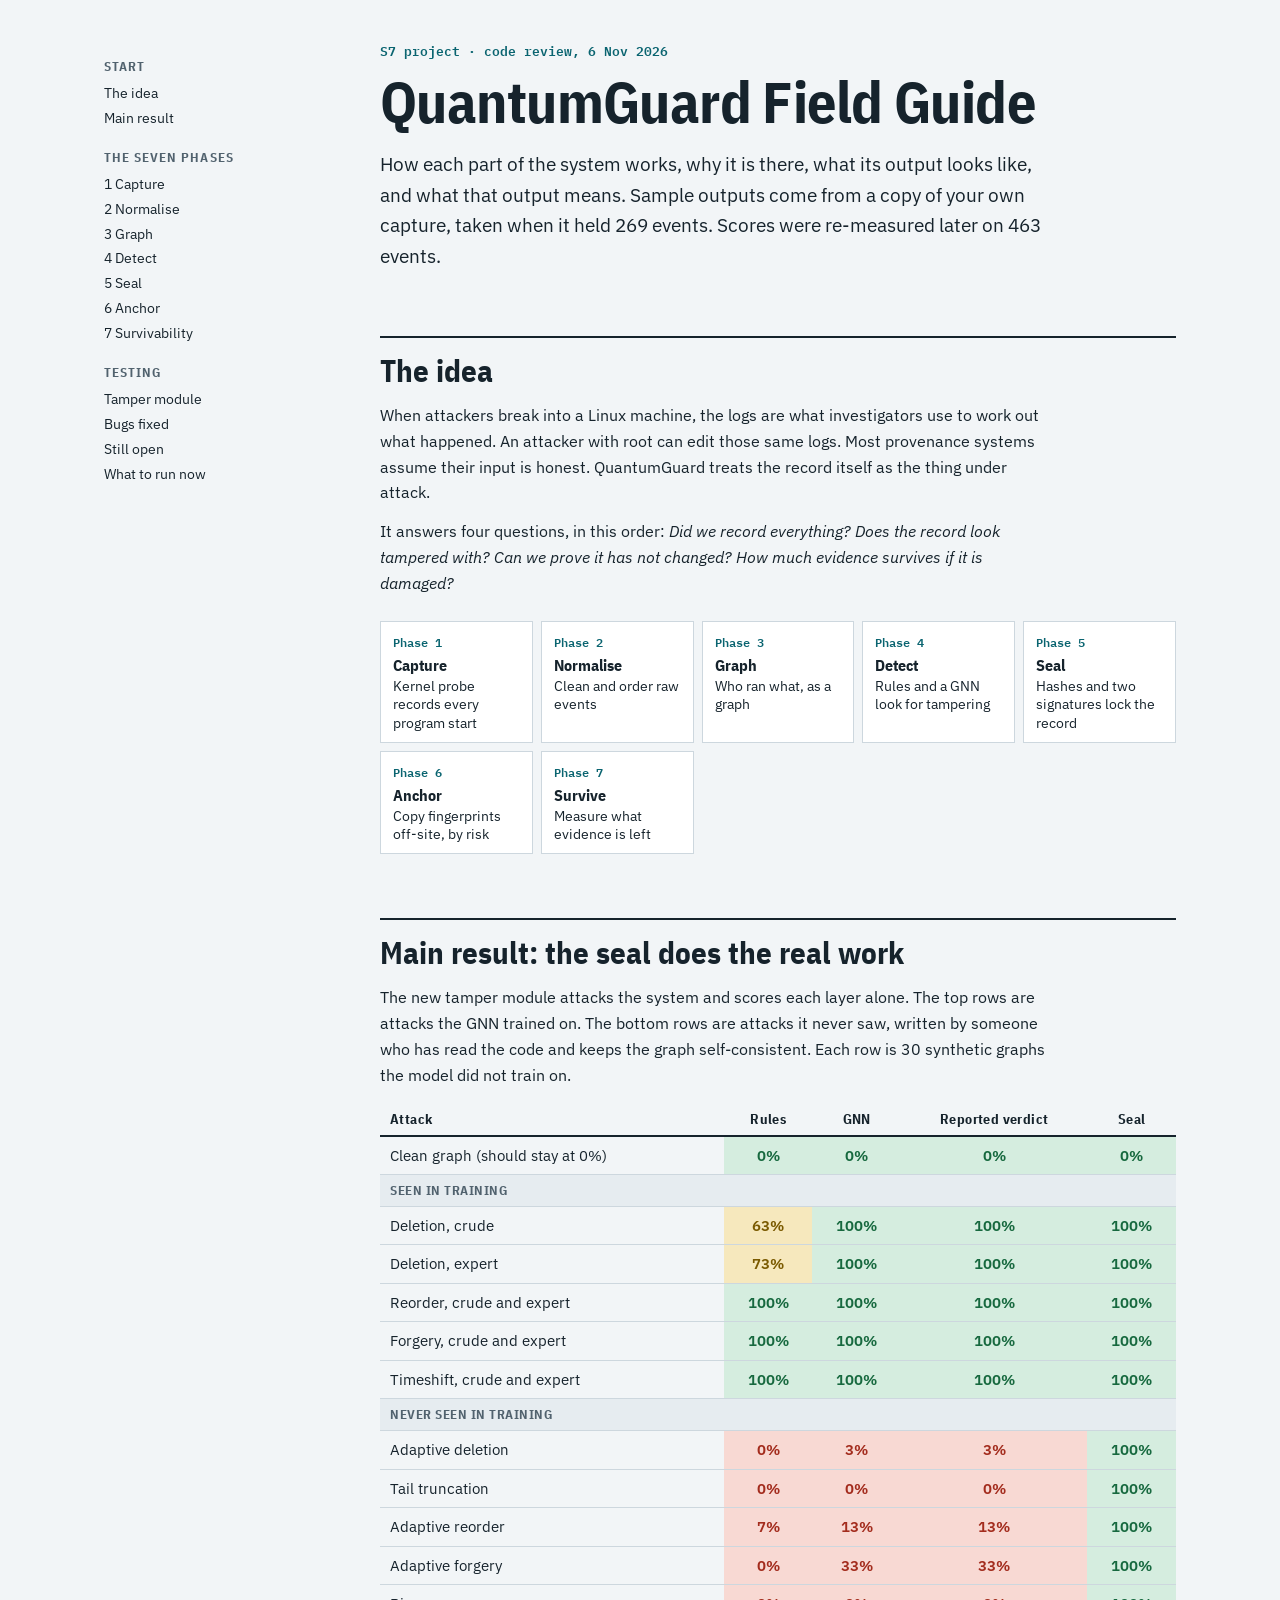
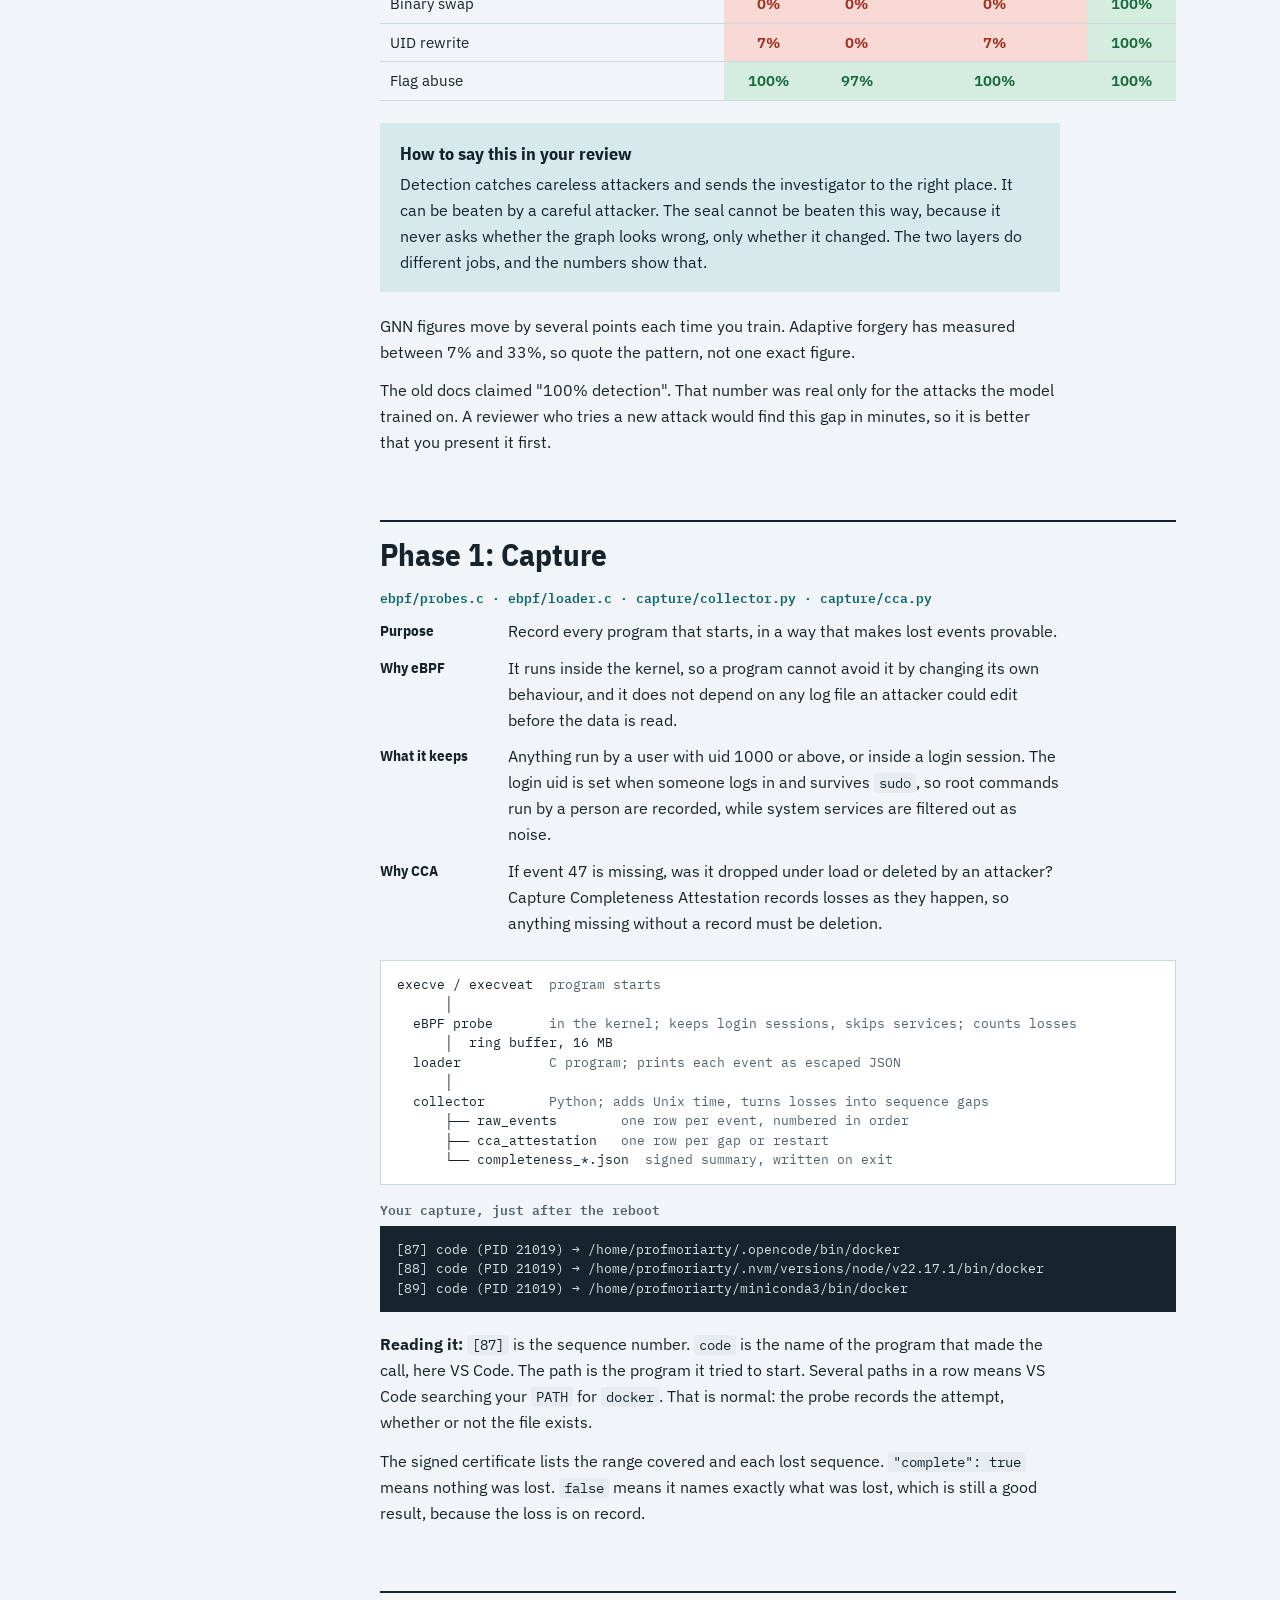
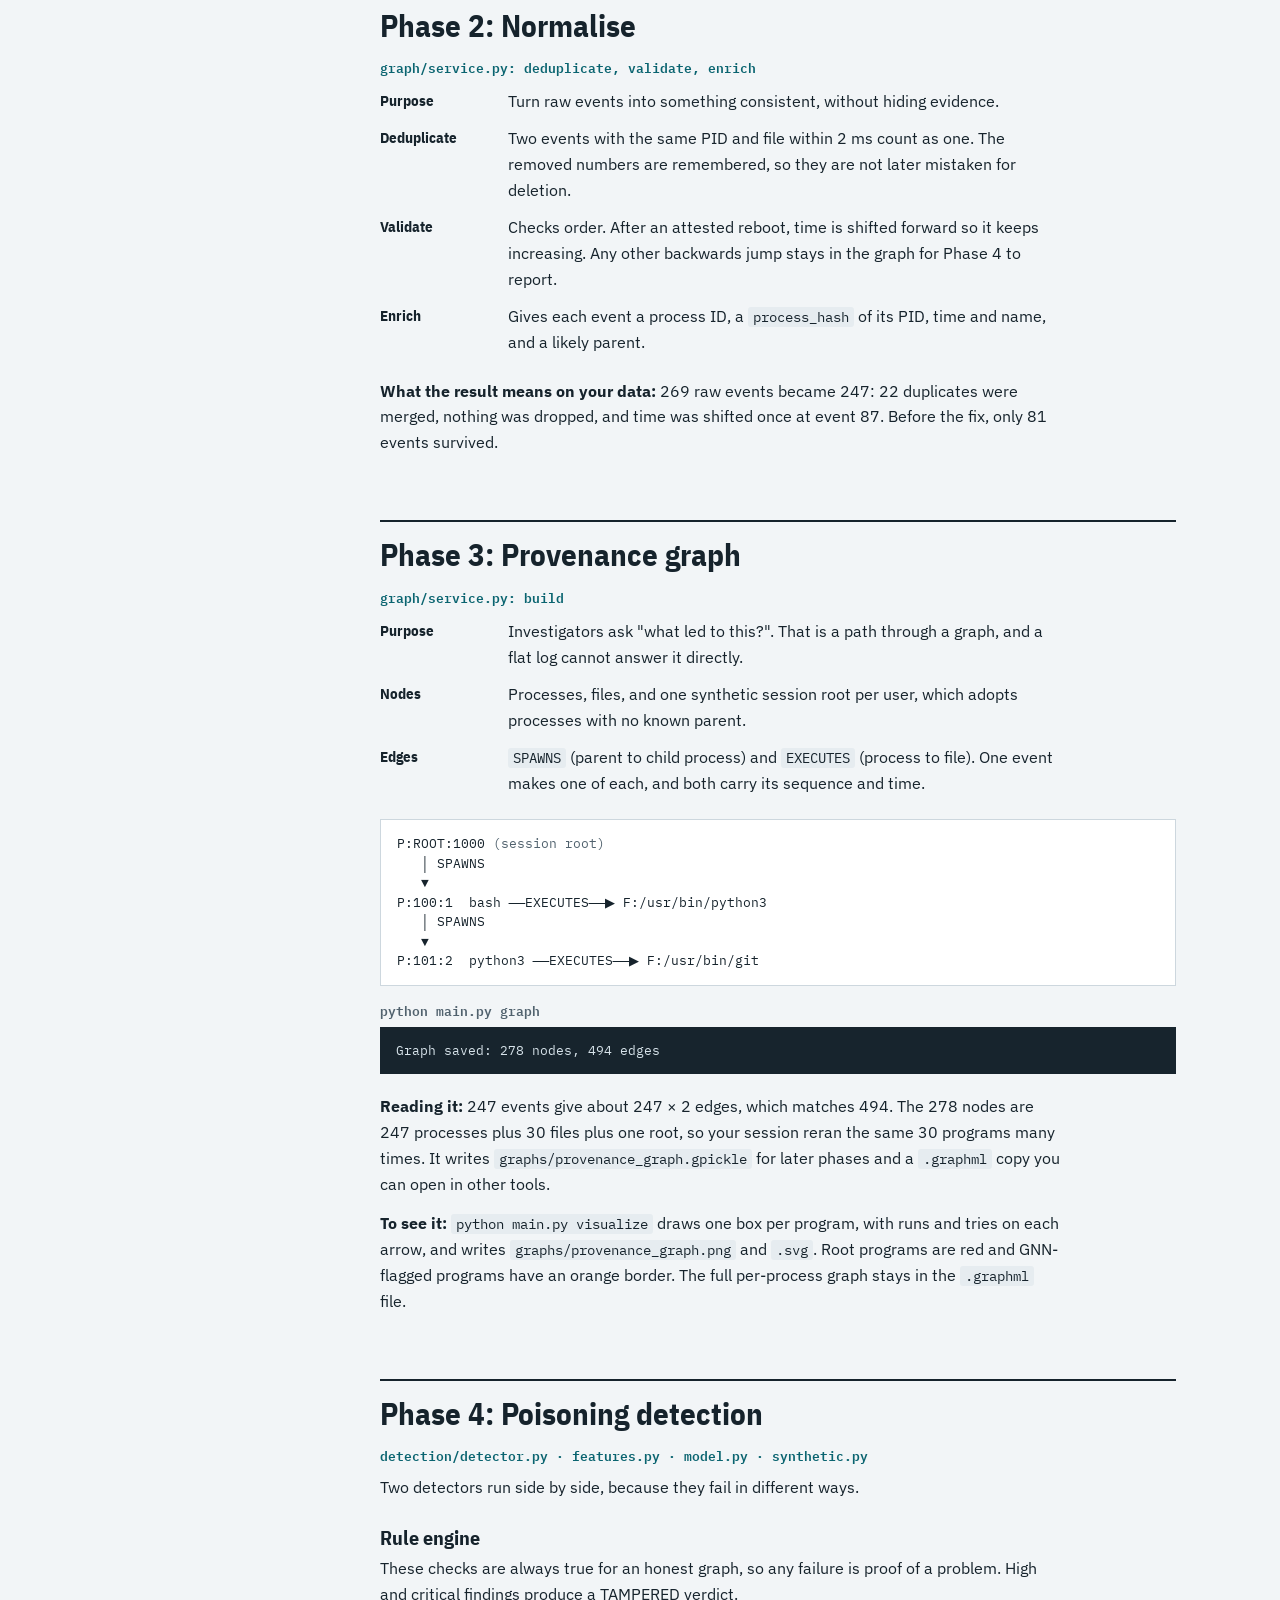
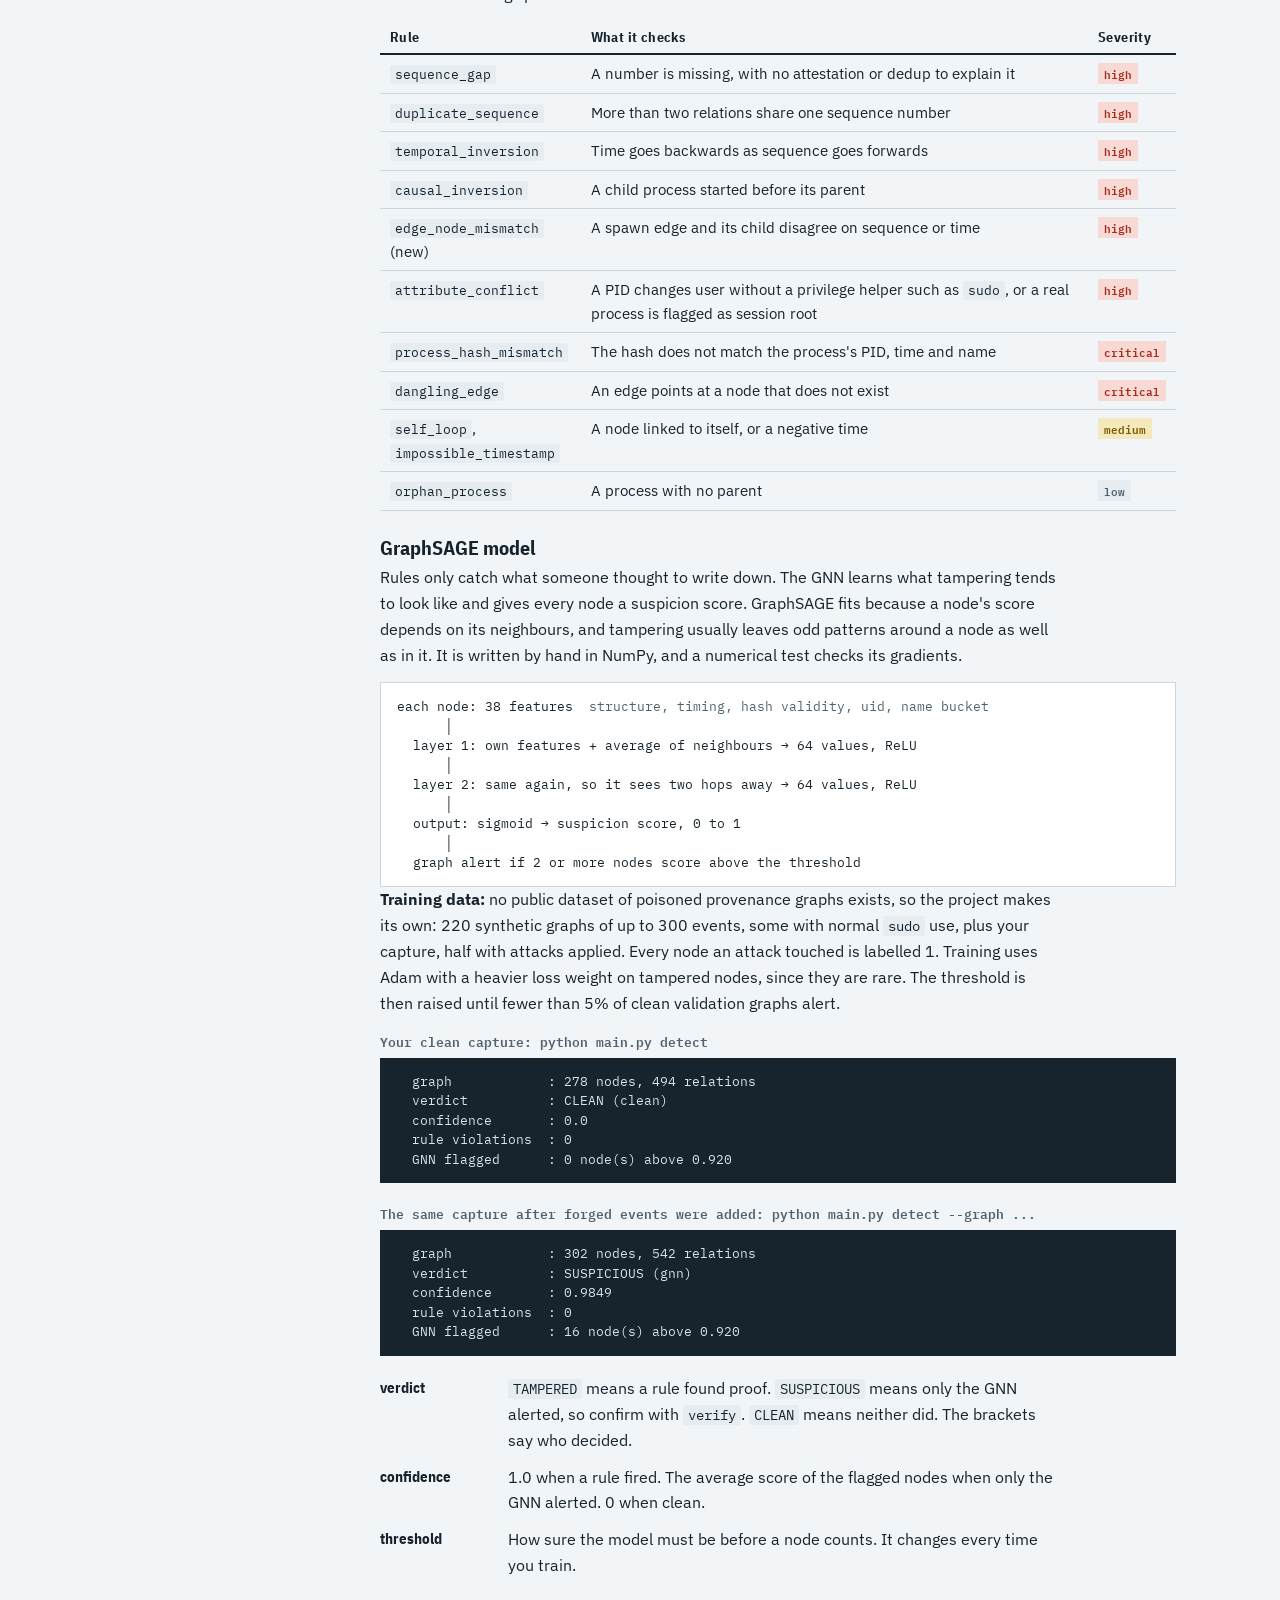
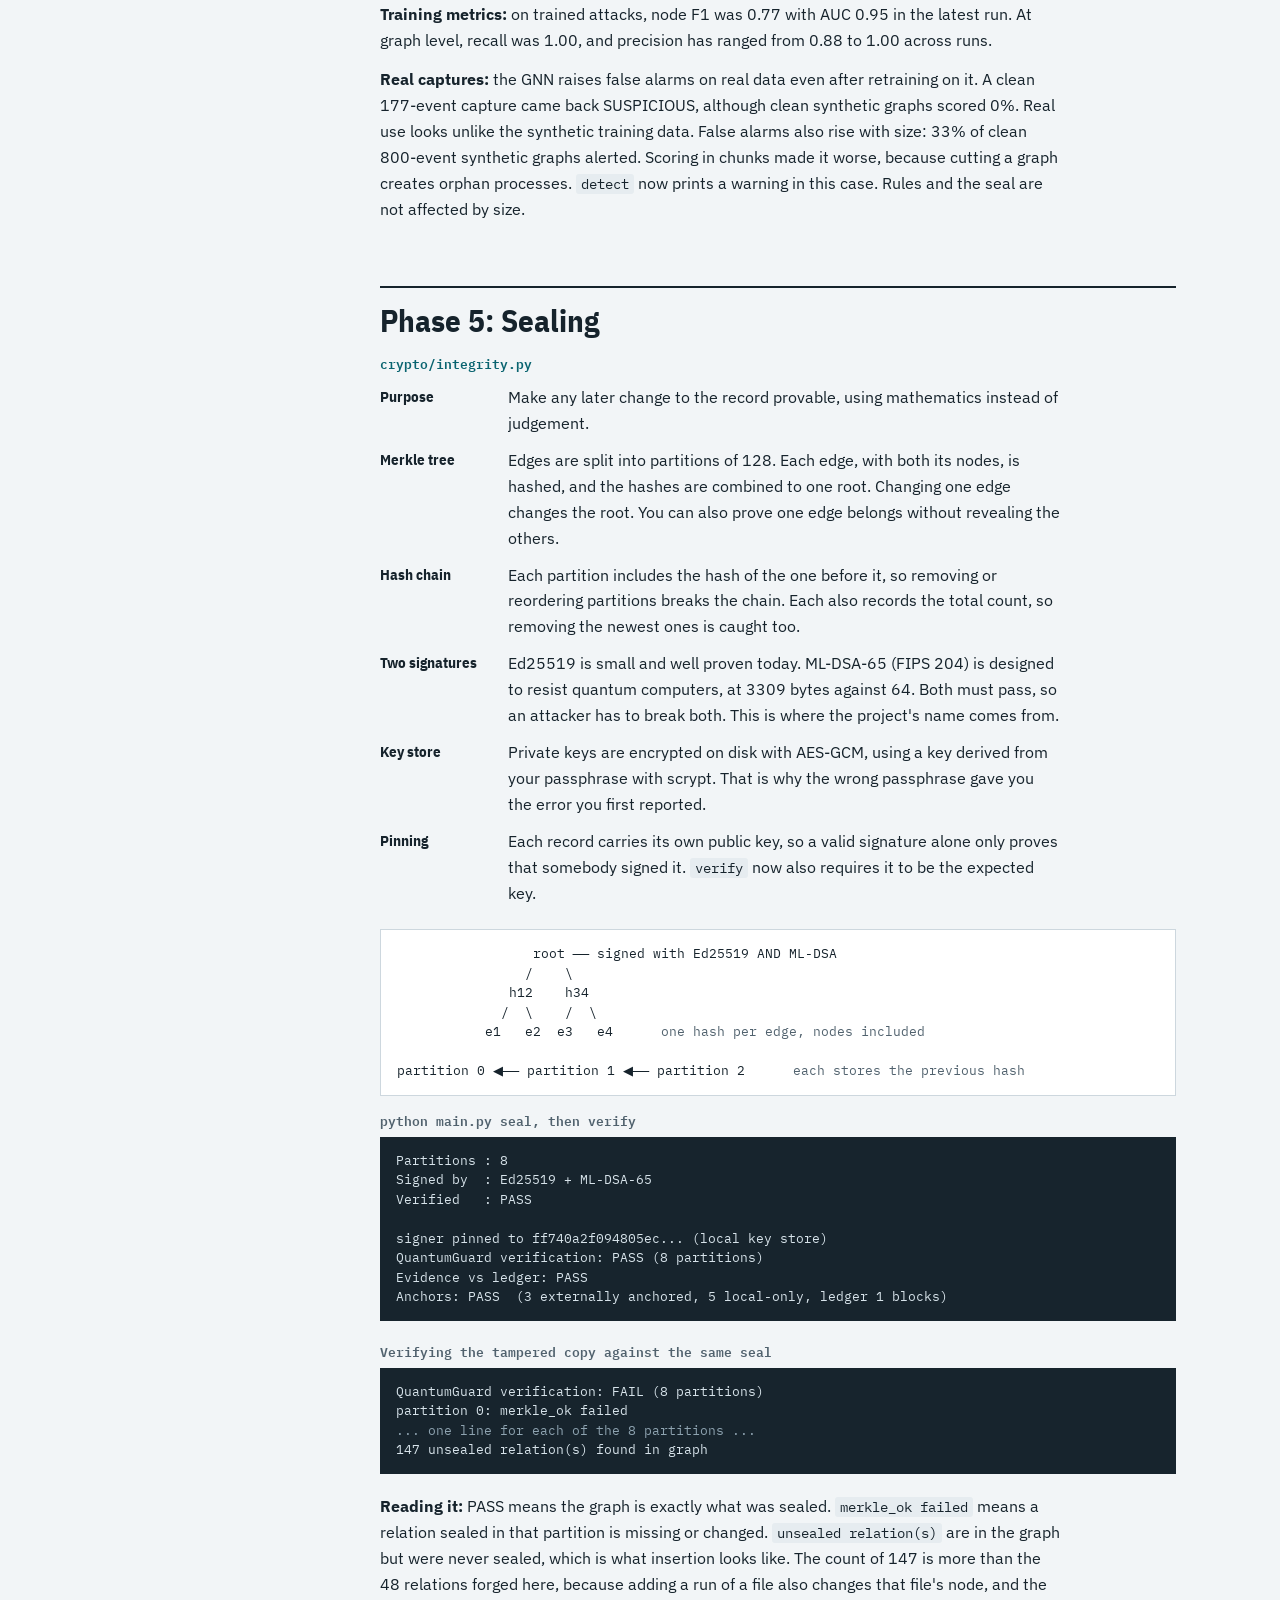
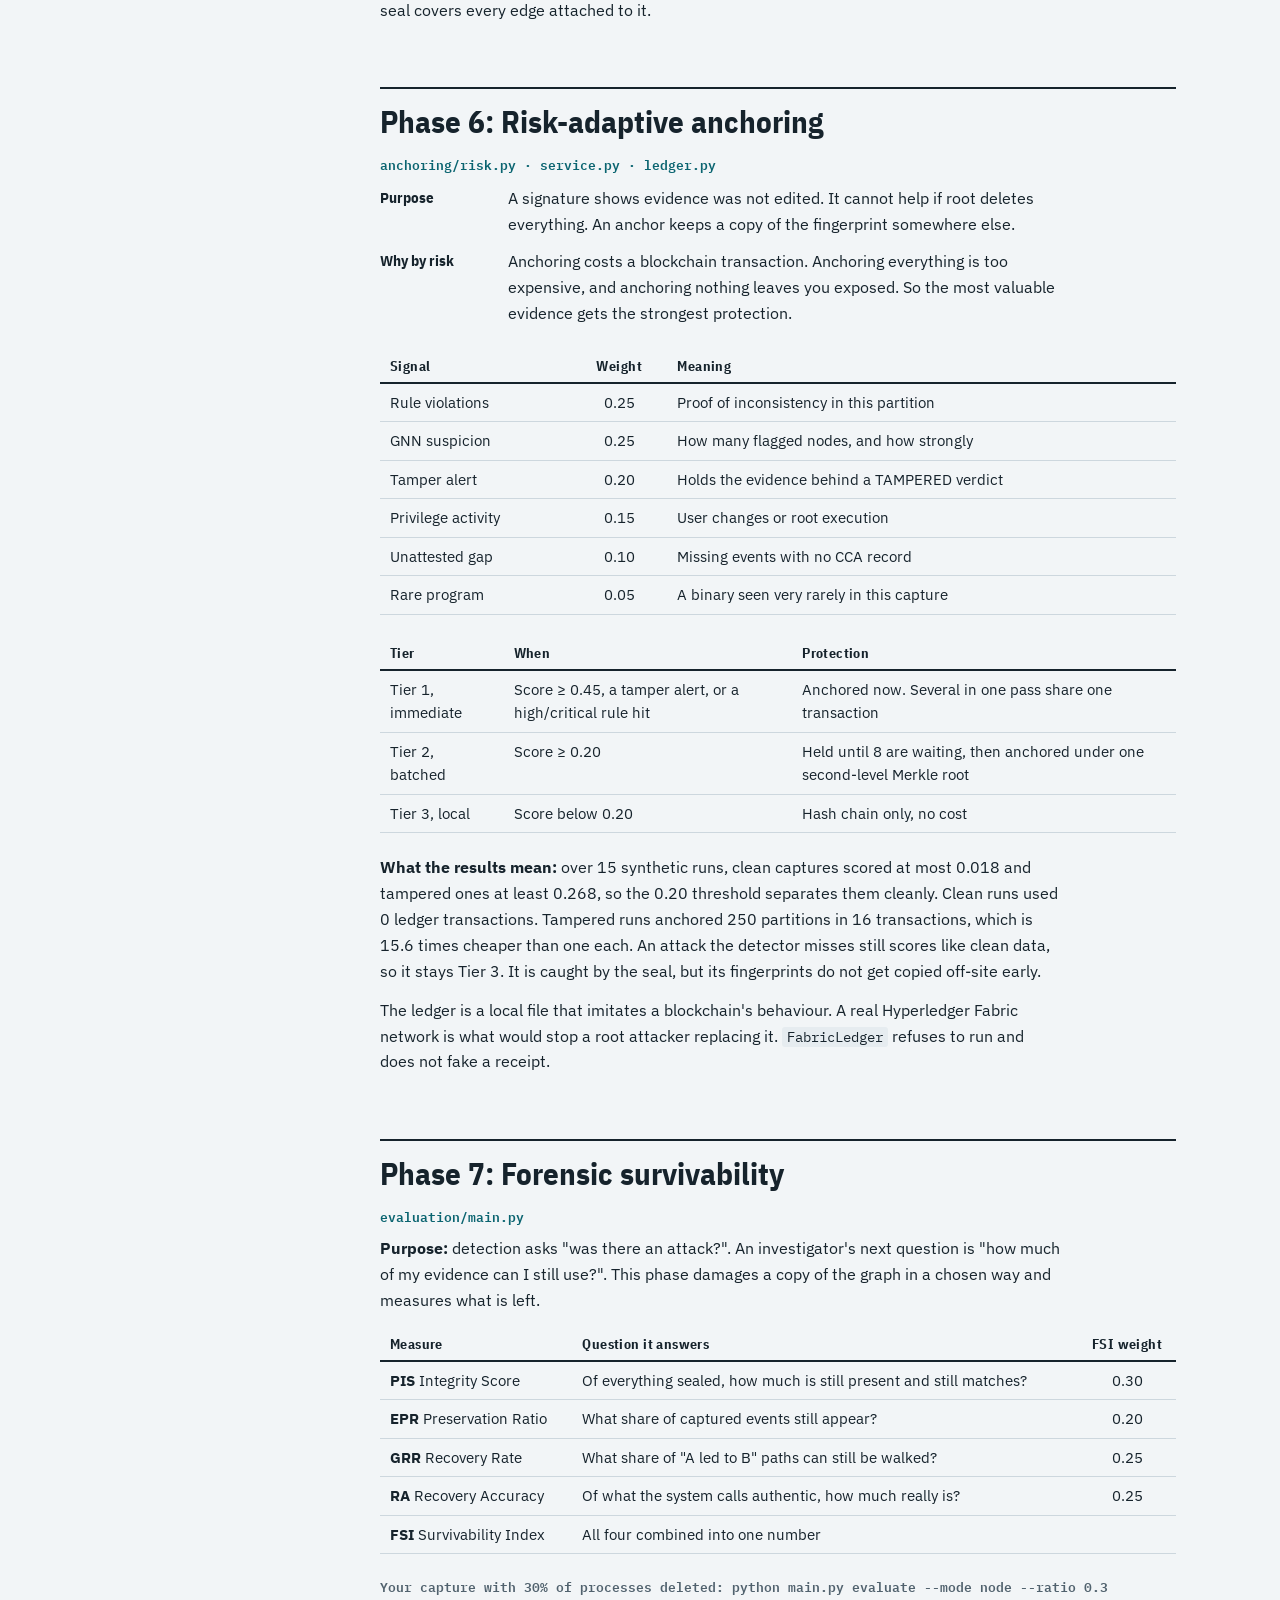
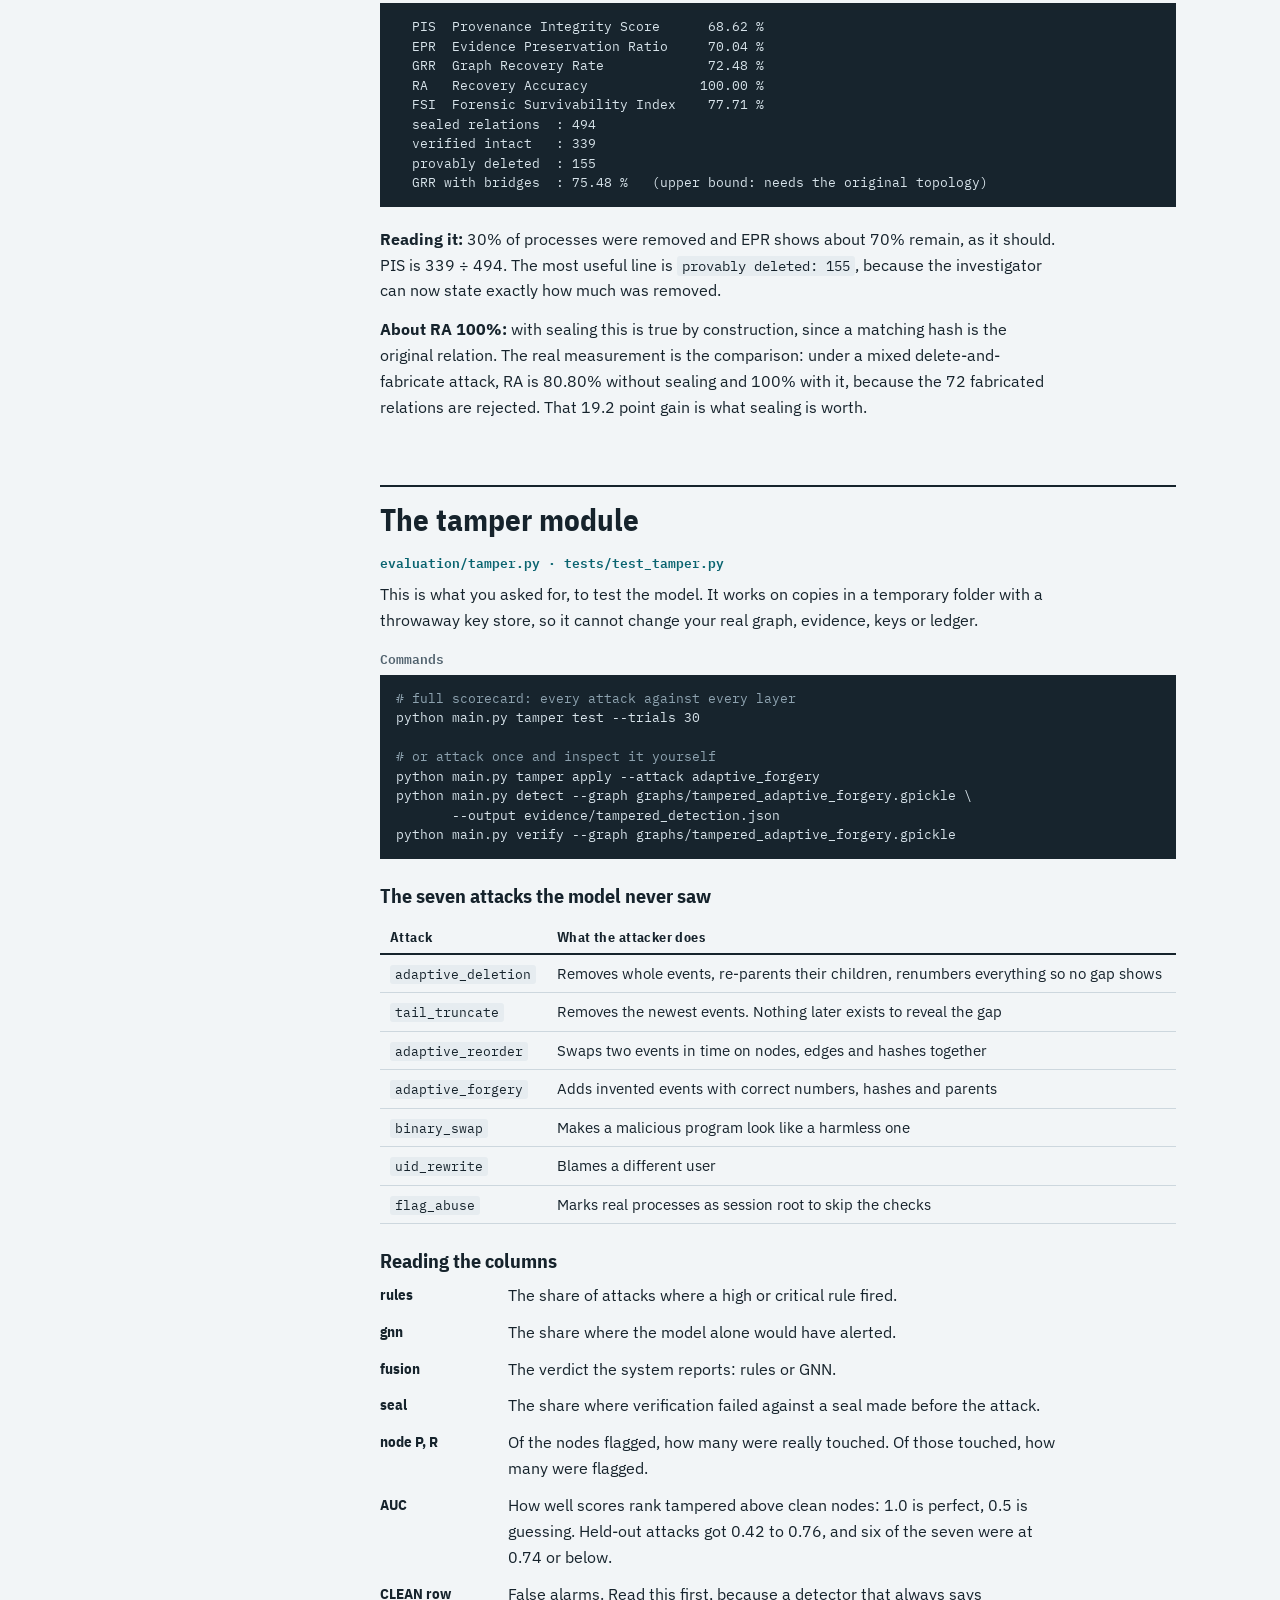
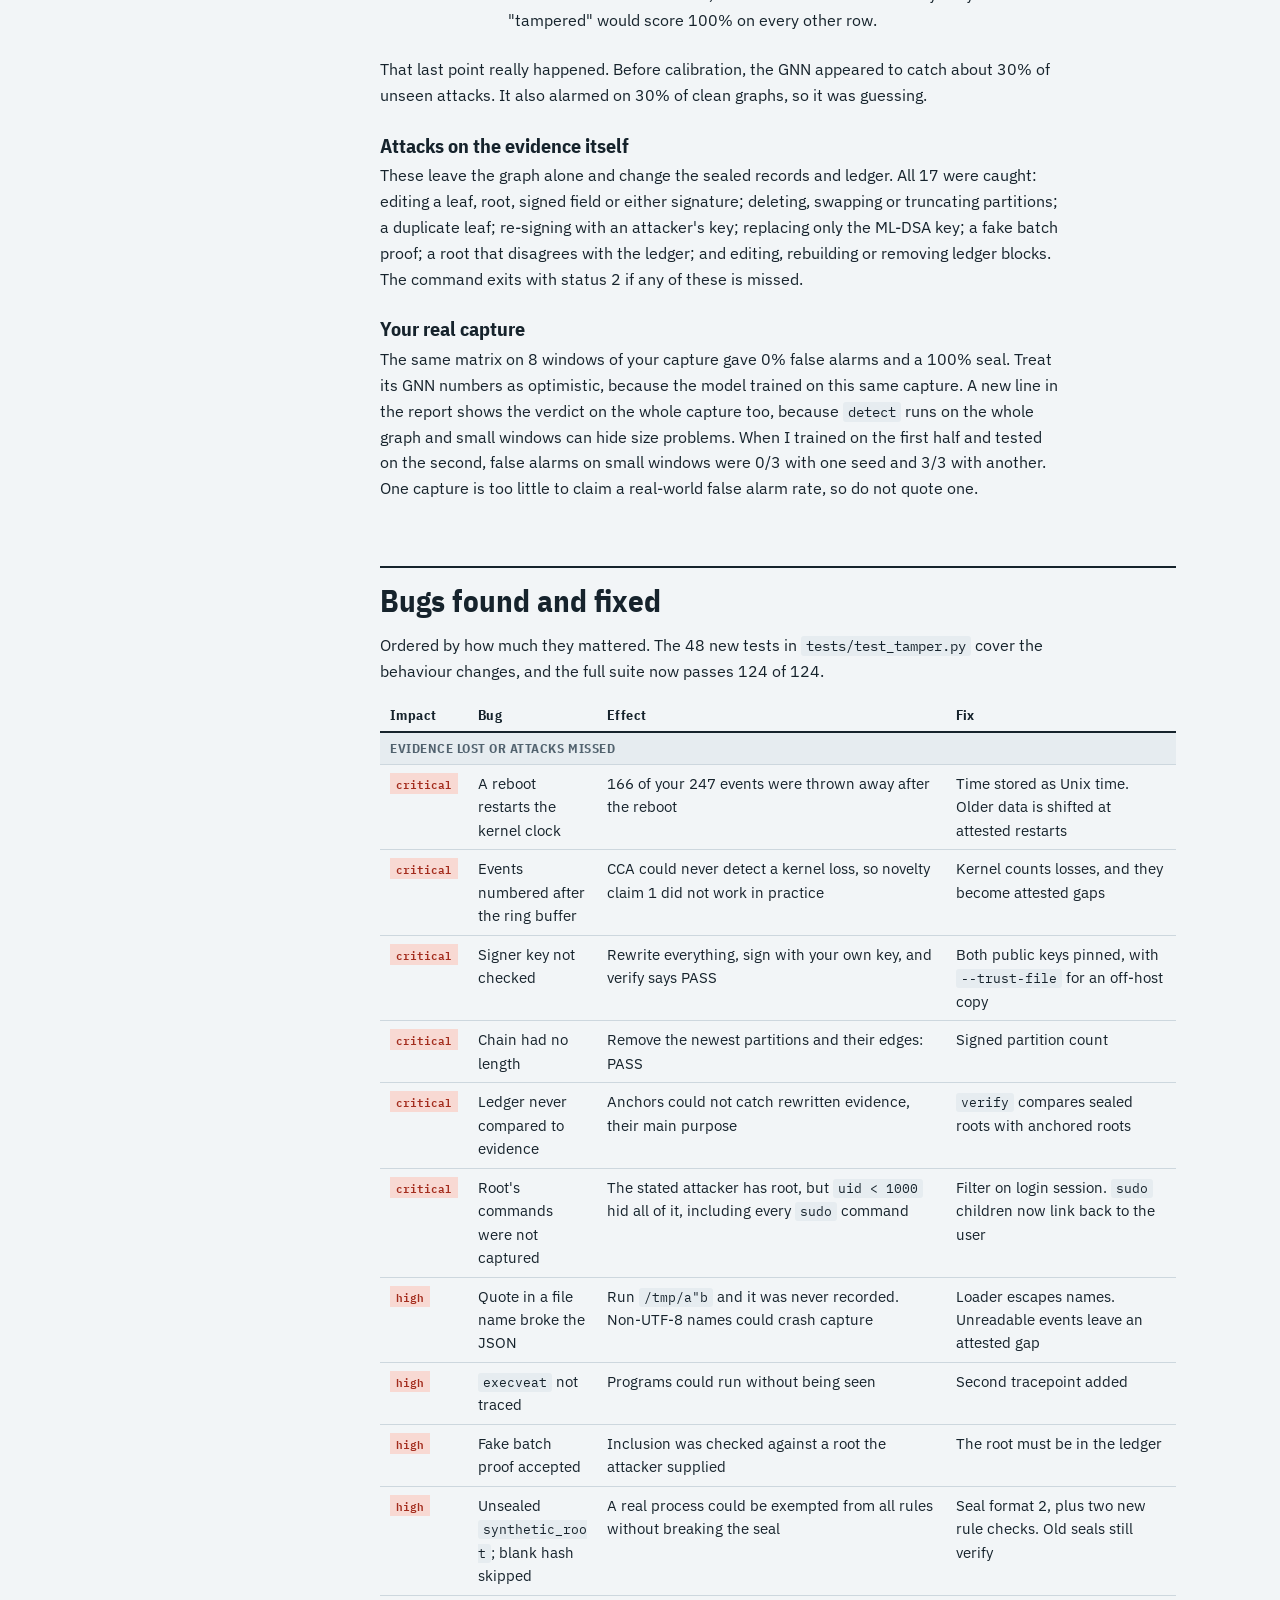
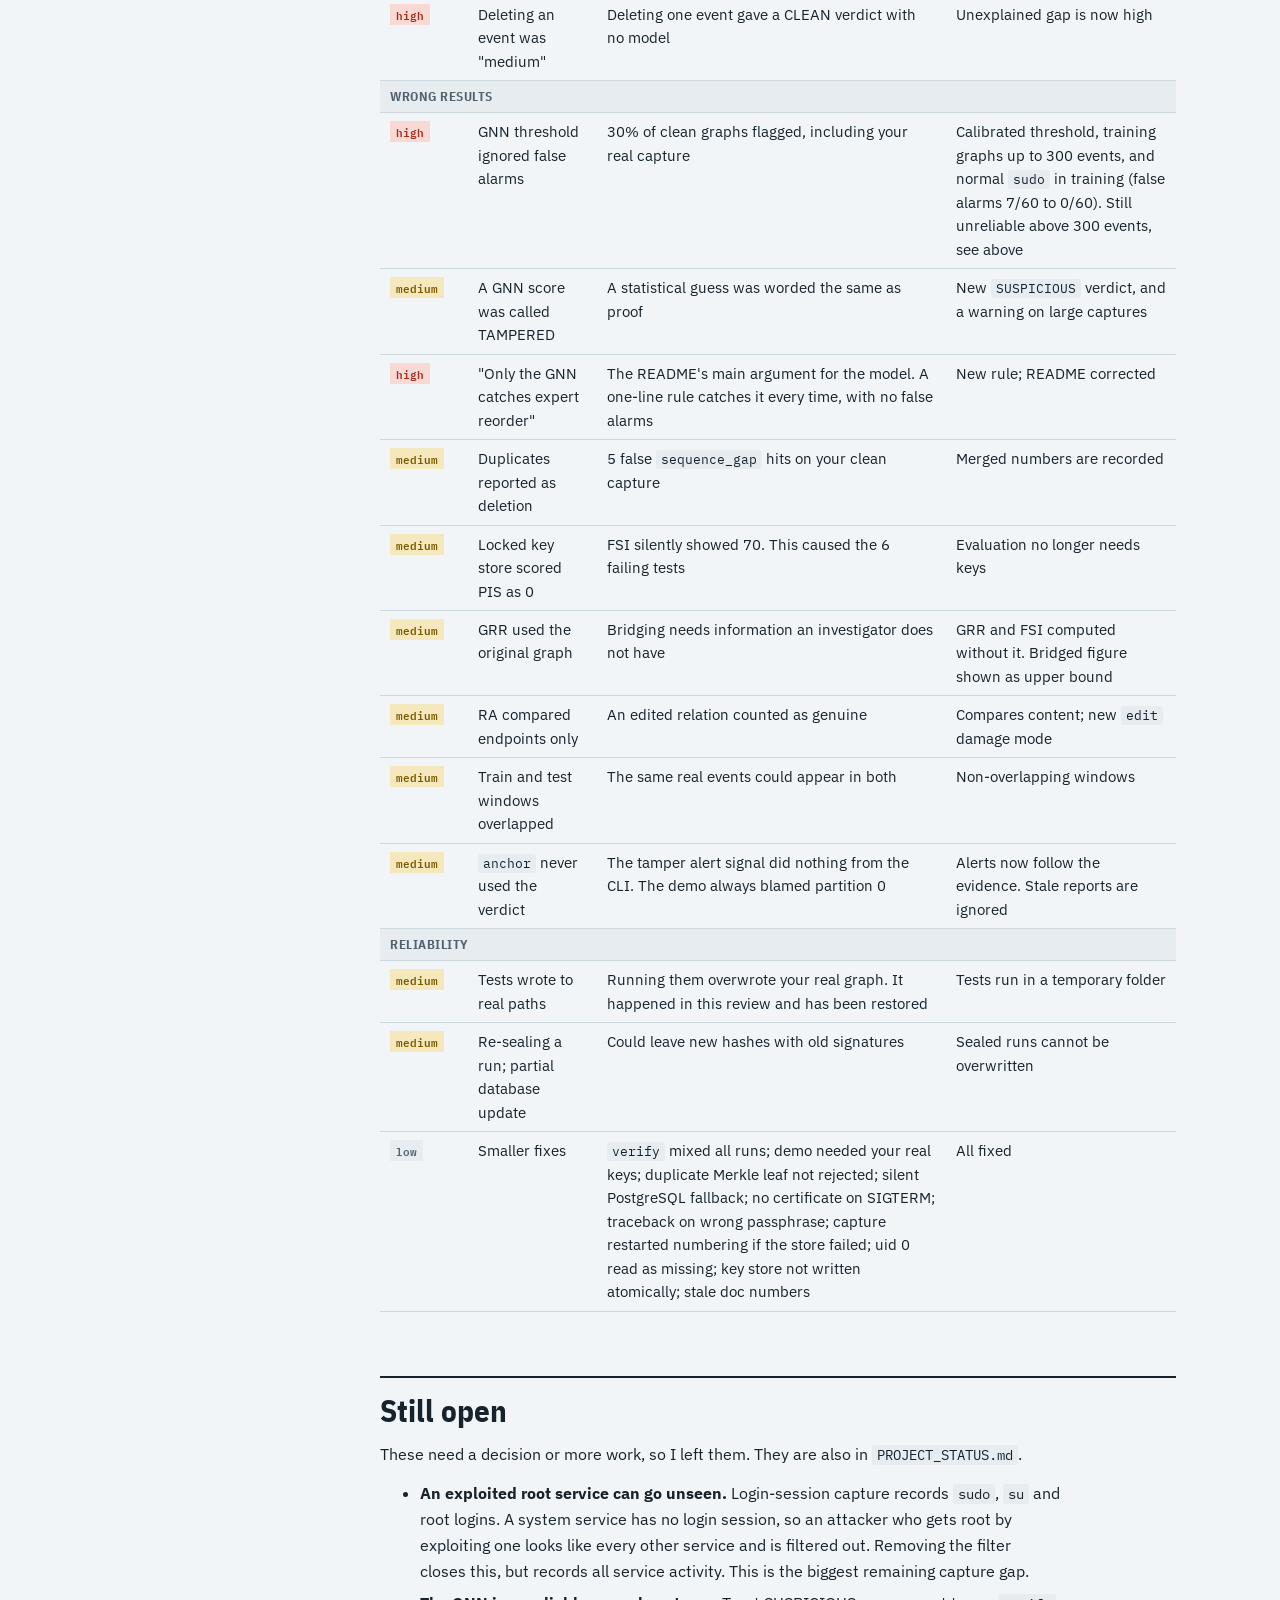
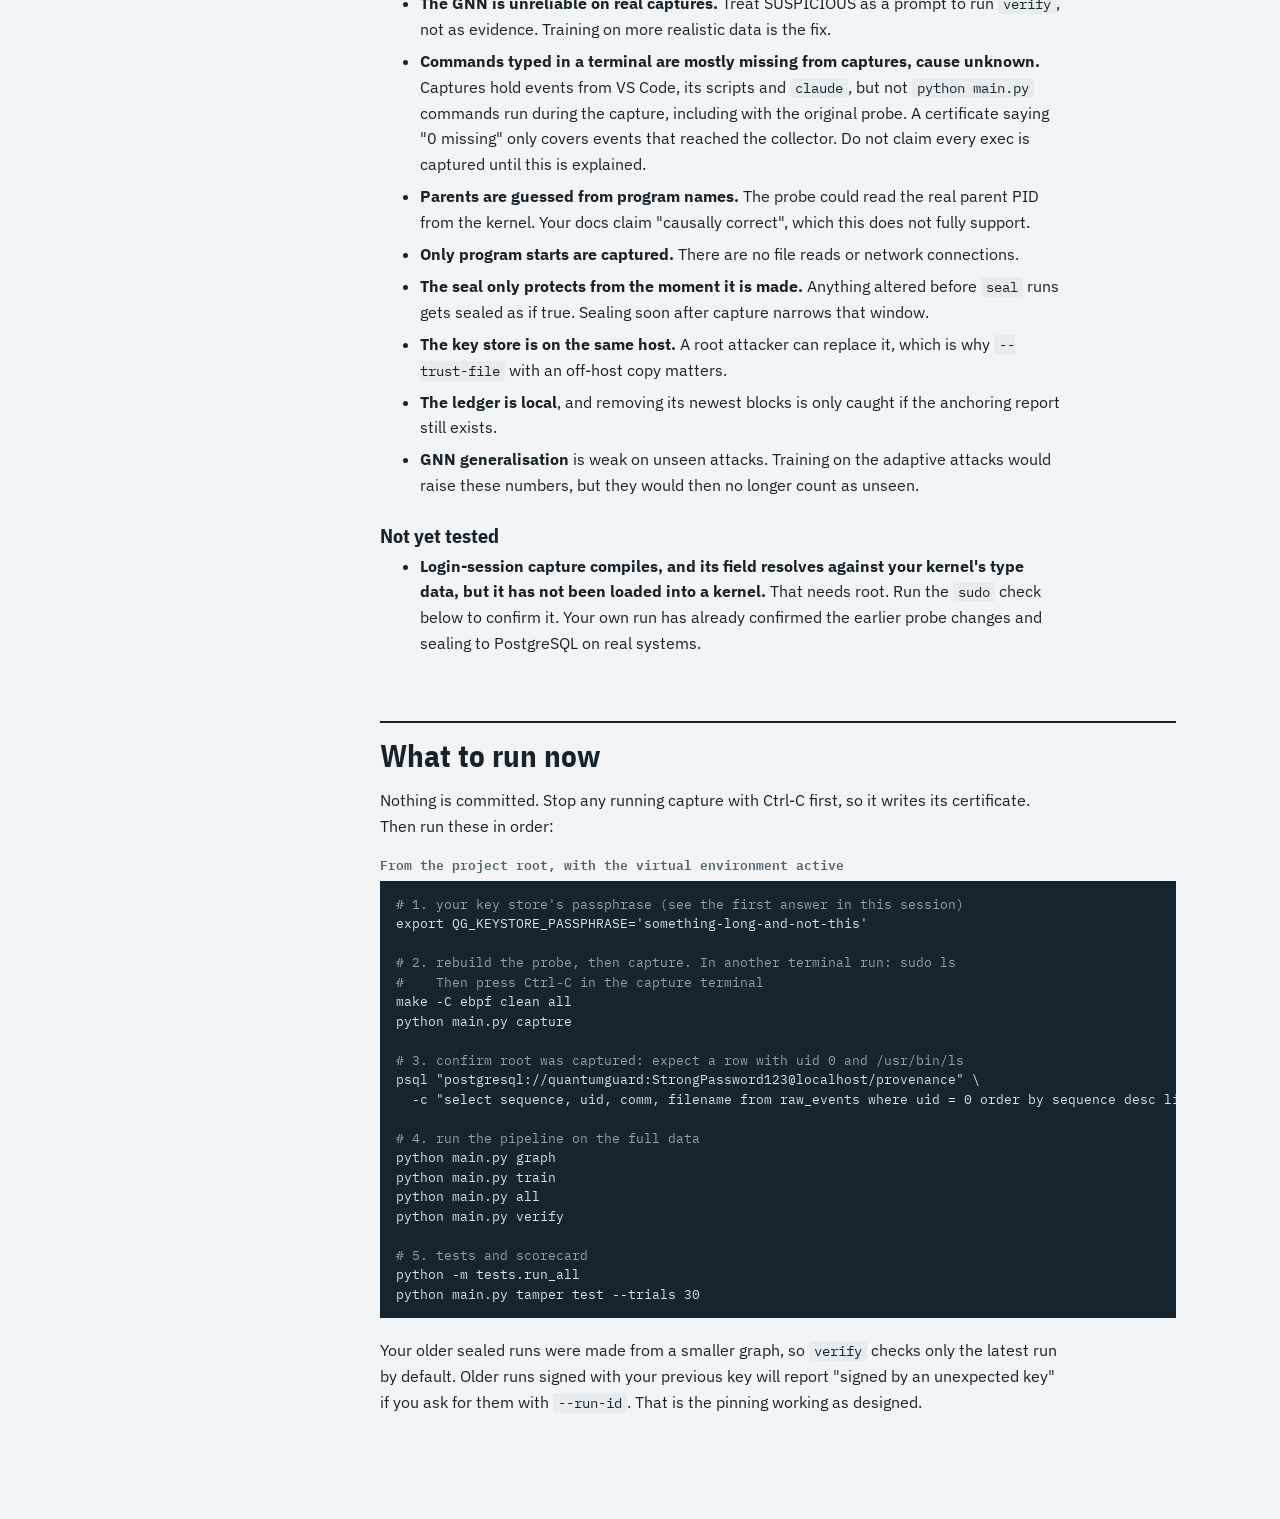
<file: QuantumGuard Field Guide.html>
<!doctype html><html><head><meta charset=utf8><meta name=viewport content="width=device-width,initial-scale=1,viewport-fit=cover"><style>:root{color-scheme:light;box-sizing:border-box;padding-top:env(safe-area-inset-top,0px);padding-bottom:env(safe-area-inset-bottom,0px)}html{scroll-padding-top:env(safe-area-inset-top,0px)}body{margin:0;padding:0;font:14px -apple-system,BlinkMacSystemFont,sans-serif;background:#fff;color:#000}img{max-width:100%}[hidden]:not([hidden=until-found i]){display:none!important}</style></head><body>
<title>QuantumGuard Field Guide</title>
<meta name="claude:viewport-fit-sides" content="cover">
<link rel="preconnect" href="https://fonts.googleapis.com">
<link rel="stylesheet" href="https://fonts.googleapis.com/css2?family=IBM+Plex+Mono:wght@400;600&family=IBM+Plex+Sans+Condensed:wght@500;700&family=IBM+Plex+Sans:ital,wght@0,400;0,600;1,400&display=swap">
<style>
/* Layout: an evidence manual. A fixed contents rail on wide screens, one reading column, and terminal output shown as exhibits. */
:root {
  --bg: #f2f5f7; --surface: #ffffff; --sunk: #e6ecf0; --fg: #16232c; --muted: #51626e; --line: #cdd7de;
  --accent: #0a6470; --accent-soft: #d6eaec;
  --good: #17693f; --good-bg: #d5eddf; --mid: #7a5a00; --mid-bg: #f6e8bd; --bad: #a32c1d; --bad-bg: #f8d9d3;
  --term-bg: #17242d; --term-fg: #d7e3ea; --term-dim: #8ea3b0;
  --display: "IBM Plex Sans Condensed", "Arial Narrow", Arial, sans-serif;
  --body: "IBM Plex Sans", "Segoe UI", Arial, sans-serif;
  --mono: "IBM Plex Mono", ui-monospace, Menlo, Consolas, monospace;
}
@media (prefers-color-scheme: dark) { :root:not([data-theme="light"]) {
  --bg: #10191f; --surface: #17232b; --sunk: #1e2c35; --fg: #e3ebf0; --muted: #9db0bc; --line: #2f414d;
  --accent: #5cc2cf; --accent-soft: #15353c;
  --good: #7fdca6; --good-bg: #173a29; --mid: #eccb72; --mid-bg: #41350f; --bad: #ff9d8e; --bad-bg: #4b2019;
  --term-bg: #0b1216; --term-fg: #d7e3ea; --term-dim: #84989f; color-scheme: dark; } }
:root[data-theme="dark"] {
  --bg: #10191f; --surface: #17232b; --sunk: #1e2c35; --fg: #e3ebf0; --muted: #9db0bc; --line: #2f414d;
  --accent: #5cc2cf; --accent-soft: #15353c;
  --good: #7fdca6; --good-bg: #173a29; --mid: #eccb72; --mid-bg: #41350f; --bad: #ff9d8e; --bad-bg: #4b2019;
  --term-bg: #0b1216; --term-fg: #d7e3ea; --term-dim: #84989f; color-scheme: dark; }

* { box-sizing: border-box; }
html { scroll-behavior: smooth; }
@media (prefers-reduced-motion: reduce) { html { scroll-behavior: auto; } }
body { background: var(--bg); color: var(--fg); font: 16px/1.62 var(--body); }
.shell { display: grid; grid-template-columns: 220px minmax(0, 1fr); gap: 56px; max-width: 1120px; margin: 0 auto;
  padding-block: 40px 90px; padding-left: max(24px, env(safe-area-inset-left, 0px)); padding-right: max(24px, env(safe-area-inset-right, 0px)); }
nav { position: sticky; top: calc(env(safe-area-inset-top, 0px) + 28px); align-self: start; font-size: 14px; }
nav b { display: block; font: 700 13px var(--display); letter-spacing: .08em; text-transform: uppercase; color: var(--muted); margin-block: 18px 6px; }
nav a { display: block; color: var(--fg); text-decoration: none; padding: 3px 0; line-height: 1.35; }
nav a:hover, nav a:focus-visible { color: var(--accent); text-decoration: underline; }
main { min-width: 0; }
h1, h2, h3 { font-family: var(--display); line-height: 1.12; text-wrap: balance; }
h1 { font-size: clamp(38px, 6vw, 58px); font-weight: 700; margin: 0 0 14px; letter-spacing: -.01em; }
h2 { font-size: 31px; font-weight: 700; margin: 64px 0 14px; padding-top: 16px; border-top: 2px solid var(--fg); scroll-margin-top: 16px; }
h3 { font-size: 20px; font-weight: 700; margin: 26px 0 6px; }
p, ul, ol { max-width: 68ch; margin: 0 0 13px; }
li { margin-bottom: 6px; }
a { color: var(--accent); }
.lede { font-size: 19px; max-width: 62ch; }
.eyebrow { font: 600 13px var(--mono); color: var(--accent); margin-bottom: 8px; }
code { font: .88em var(--mono); background: var(--sunk); padding: 1px 5px; border-radius: 3px; overflow-wrap: anywhere; }
.takeaway { background: var(--accent-soft); padding: 16px 20px; margin-block: 22px; max-width: 68ch; }
.takeaway strong { display: block; font-family: var(--display); font-size: 18px; margin-bottom: 4px; }
.takeaway p:last-child { margin-bottom: 0; }

.flow { list-style: none; padding: 0; margin: 24px 0; display: grid; grid-template-columns: repeat(auto-fit, minmax(128px, 1fr)); gap: 8px; max-width: none; counter-reset: phase; }
.flow li { background: var(--surface); border: 1px solid var(--line); padding: 10px 12px; margin: 0; font-size: 13.5px; line-height: 1.35; counter-increment: phase; }
.flow li::before { content: "Phase " counter(phase); display: block; font: 600 11.5px var(--mono); color: var(--accent); margin-bottom: 3px; }
.flow strong { display: block; font: 700 16px var(--display); margin-bottom: 2px; }

.exhibit { margin: 14px 0 20px; }
.exhibit figcaption { font: 600 12.5px var(--mono); color: var(--muted); margin-bottom: 5px; }
pre { background: var(--term-bg); color: var(--term-fg); font: 13px/1.5 var(--mono); padding: 14px 16px; margin: 0; overflow-x: auto; tab-size: 2; }
pre .d { color: var(--term-dim); }
pre.diagram { background: var(--surface); color: var(--fg); border: 1px solid var(--line); }
pre.diagram .d { color: var(--muted); }

.tablewrap { overflow-x: auto; margin: 14px 0 22px; }
table { border-collapse: collapse; width: 100%; font-size: 14.5px; font-variant-numeric: tabular-nums; }
th { text-align: left; font: 700 13.5px var(--display); letter-spacing: .03em; padding: 7px 10px; border-bottom: 2px solid var(--fg); white-space: nowrap; }
td { padding: 7px 10px; border-bottom: 1px solid var(--line); vertical-align: top; }
td.n, th.n { text-align: center; }
.full { background: var(--good-bg); color: var(--good); font-weight: 600; }
.part { background: var(--mid-bg); color: var(--mid); font-weight: 600; }
.none { background: var(--bad-bg); color: var(--bad); font-weight: 600; }
tr.band td { background: var(--sunk); font: 700 13px var(--display); letter-spacing: .04em; text-transform: uppercase; color: var(--muted); }
.sev { display: inline-block; font: 600 11px var(--mono); padding: 1px 6px; white-space: nowrap; }
.sev.h { background: var(--bad-bg); color: var(--bad); }
.sev.m { background: var(--mid-bg); color: var(--mid); }
.sev.l { background: var(--sunk); color: var(--muted); }
.defs { display: grid; grid-template-columns: 112px minmax(0, 1fr); gap: 4px 16px; margin: 10px 0 16px; max-width: 68ch; }
.defs dt { font: 700 14.5px var(--display); padding-top: 2px; }
.defs dd { margin: 0 0 7px; }
ol.steps { padding-left: 24px; }
@media (max-width: 860px) {
  .shell { display: block; padding-left: max(16px, env(safe-area-inset-left, 0px)); padding-right: max(16px, env(safe-area-inset-right, 0px)); padding-block: 24px 60px; }
  nav { position: static; margin-bottom: 26px; padding: 4px 14px 12px; background: var(--surface); border: 1px solid var(--line); }
  h2 { font-size: 27px; margin-top: 48px; }
  .defs { grid-template-columns: minmax(0, 1fr); gap: 0; }
  .defs dd { margin-bottom: 11px; }
}
</style>

<div class="shell">
<nav aria-label="Contents">
  <b>Start</b>
  <a href="#idea">The idea</a>
  <a href="#scorecard">Main result</a>
  <b>The seven phases</b>
  <a href="#p1">1 Capture</a>
  <a href="#p2">2 Normalise</a>
  <a href="#p3">3 Graph</a>
  <a href="#p4">4 Detect</a>
  <a href="#p5">5 Seal</a>
  <a href="#p6">6 Anchor</a>
  <a href="#p7">7 Survivability</a>
  <b>Testing</b>
  <a href="#tamper">Tamper module</a>
  <a href="#bugs">Bugs fixed</a>
  <a href="#limits">Still open</a>
  <a href="#run">What to run now</a>
</nav>

<main>
<div class="eyebrow">S7 project · code review, 6 Nov 2026</div>
<h1>QuantumGuard Field Guide</h1>
<p class="lede">How each part of the system works, why it is there, what its output looks like, and what that output means. Sample outputs come from a copy of your own capture, taken when it held 269 events. Scores were re-measured later on 463 events.</p>

<h2 id="idea">The idea</h2>
<p>When attackers break into a Linux machine, the logs are what investigators use to work out what happened. An attacker with root can edit those same logs. Most provenance systems assume their input is honest. QuantumGuard treats the record itself as the thing under attack.</p>
<p>It answers four questions, in this order: <em>Did we record everything? Does the record look tampered with? Can we prove it has not changed? How much evidence survives if it is damaged?</em></p>
<ol class="flow">
  <li><strong>Capture</strong>Kernel probe records every program start</li>
  <li><strong>Normalise</strong>Clean and order raw events</li>
  <li><strong>Graph</strong>Who ran what, as a graph</li>
  <li><strong>Detect</strong>Rules and a GNN look for tampering</li>
  <li><strong>Seal</strong>Hashes and two signatures lock the record</li>
  <li><strong>Anchor</strong>Copy fingerprints off-site, by risk</li>
  <li><strong>Survive</strong>Measure what evidence is left</li>
</ol>

<h2 id="scorecard">Main result: the seal does the real work</h2>
<p>The new tamper module attacks the system and scores each layer alone. The top rows are attacks the GNN trained on. The bottom rows are attacks it never saw, written by someone who has read the code and keeps the graph self-consistent. Each row is 30 synthetic graphs the model did not train on.</p>
<div class="tablewrap"><table>
<thead><tr><th>Attack</th><th class="n">Rules</th><th class="n">GNN</th><th class="n">Reported verdict</th><th class="n">Seal</th></tr></thead>
<tbody>
<tr><td>Clean graph (should stay at 0%)</td><td class="n full">0%</td><td class="n full">0%</td><td class="n full">0%</td><td class="n full">0%</td></tr>
<tr class="band"><td colspan="5">Seen in training</td></tr>
<tr><td>Deletion, crude</td><td class="n part">63%</td><td class="n full">100%</td><td class="n full">100%</td><td class="n full">100%</td></tr>
<tr><td>Deletion, expert</td><td class="n part">73%</td><td class="n full">100%</td><td class="n full">100%</td><td class="n full">100%</td></tr>
<tr><td>Reorder, crude and expert</td><td class="n full">100%</td><td class="n full">100%</td><td class="n full">100%</td><td class="n full">100%</td></tr>
<tr><td>Forgery, crude and expert</td><td class="n full">100%</td><td class="n full">100%</td><td class="n full">100%</td><td class="n full">100%</td></tr>
<tr><td>Timeshift, crude and expert</td><td class="n full">100%</td><td class="n full">100%</td><td class="n full">100%</td><td class="n full">100%</td></tr>
<tr class="band"><td colspan="5">Never seen in training</td></tr>
<tr><td>Adaptive deletion</td><td class="n none">0%</td><td class="n none">3%</td><td class="n none">3%</td><td class="n full">100%</td></tr>
<tr><td>Tail truncation</td><td class="n none">0%</td><td class="n none">0%</td><td class="n none">0%</td><td class="n full">100%</td></tr>
<tr><td>Adaptive reorder</td><td class="n none">7%</td><td class="n none">13%</td><td class="n none">13%</td><td class="n full">100%</td></tr>
<tr><td>Adaptive forgery</td><td class="n none">0%</td><td class="n none">33%</td><td class="n none">33%</td><td class="n full">100%</td></tr>
<tr><td>Binary swap</td><td class="n none">0%</td><td class="n none">0%</td><td class="n none">0%</td><td class="n full">100%</td></tr>
<tr><td>UID rewrite</td><td class="n none">7%</td><td class="n none">0%</td><td class="n none">7%</td><td class="n full">100%</td></tr>
<tr><td>Flag abuse</td><td class="n full">100%</td><td class="n full">97%</td><td class="n full">100%</td><td class="n full">100%</td></tr>
</tbody></table></div>
<div class="takeaway">
  <strong>How to say this in your review</strong>
  <p>Detection catches careless attackers and sends the investigator to the right place. It can be beaten by a careful attacker. The seal cannot be beaten this way, because it never asks whether the graph looks wrong, only whether it changed. The two layers do different jobs, and the numbers show that.</p>
</div>
<p>GNN figures move by several points each time you train. Adaptive forgery has measured between 7% and 33%, so quote the pattern, not one exact figure.</p>
<p>The old docs claimed "100% detection". That number was real only for the attacks the model trained on. A reviewer who tries a new attack would find this gap in minutes, so it is better that you present it first.</p>

<h2 id="p1">Phase 1: Capture</h2>
<div class="eyebrow">ebpf/probes.c · ebpf/loader.c · capture/collector.py · capture/cca.py</div>
<dl class="defs">
<dt>Purpose</dt><dd>Record every program that starts, in a way that makes lost events provable.</dd>
<dt>Why eBPF</dt><dd>It runs inside the kernel, so a program cannot avoid it by changing its own behaviour, and it does not depend on any log file an attacker could edit before the data is read.</dd>
<dt>What it keeps</dt><dd>Anything run by a user with uid 1000 or above, or inside a login session. The login uid is set when someone logs in and survives <code>sudo</code>, so root commands run by a person are recorded, while system services are filtered out as noise.</dd>
<dt>Why CCA</dt><dd>If event 47 is missing, was it dropped under load or deleted by an attacker? Capture Completeness Attestation records losses as they happen, so anything missing without a record must be deletion.</dd>
</dl>
<pre class="diagram" aria-label="Capture data flow">execve / execveat  <span class="d">program starts</span>
      │
  eBPF probe       <span class="d">in the kernel; keeps login sessions, skips services; counts losses</span>
      │  ring buffer, 16 MB
  loader           <span class="d">C program; prints each event as escaped JSON</span>
      │
  collector        <span class="d">Python; adds Unix time, turns losses into sequence gaps</span>
      ├── raw_events        <span class="d">one row per event, numbered in order</span>
      ├── cca_attestation   <span class="d">one row per gap or restart</span>
      └── completeness_*.json  <span class="d">signed summary, written on exit</span></pre>
<figure class="exhibit"><figcaption>Your capture, just after the reboot</figcaption><pre>[87] code (PID 21019) → /home/profmoriarty/.opencode/bin/docker
[88] code (PID 21019) → /home/profmoriarty/.nvm/versions/node/v22.17.1/bin/docker
[89] code (PID 21019) → /home/profmoriarty/miniconda3/bin/docker</pre></figure>
<p><strong>Reading it:</strong> <code>[87]</code> is the sequence number. <code>code</code> is the name of the program that made the call, here VS Code. The path is the program it tried to start. Several paths in a row means VS Code searching your <code>PATH</code> for <code>docker</code>. That is normal: the probe records the attempt, whether or not the file exists.</p>
<p>The signed certificate lists the range covered and each lost sequence. <code>"complete": true</code> means nothing was lost. <code>false</code> means it names exactly what was lost, which is still a good result, because the loss is on record.</p>

<h2 id="p2">Phase 2: Normalise</h2>
<div class="eyebrow">graph/service.py: deduplicate, validate, enrich</div>
<dl class="defs">
<dt>Purpose</dt><dd>Turn raw events into something consistent, without hiding evidence.</dd>
<dt>Deduplicate</dt><dd>Two events with the same PID and file within 2 ms count as one. The removed numbers are remembered, so they are not later mistaken for deletion.</dd>
<dt>Validate</dt><dd>Checks order. After an attested reboot, time is shifted forward so it keeps increasing. Any other backwards jump stays in the graph for Phase 4 to report.</dd>
<dt>Enrich</dt><dd>Gives each event a process ID, a <code>process_hash</code> of its PID, time and name, and a likely parent.</dd>
</dl>
<p><strong>What the result means on your data:</strong> 269 raw events became 247: 22 duplicates were merged, nothing was dropped, and time was shifted once at event 87. Before the fix, only 81 events survived.</p>

<h2 id="p3">Phase 3: Provenance graph</h2>
<div class="eyebrow">graph/service.py: build</div>
<dl class="defs">
<dt>Purpose</dt><dd>Investigators ask "what led to this?". That is a path through a graph, and a flat log cannot answer it directly.</dd>
<dt>Nodes</dt><dd>Processes, files, and one synthetic session root per user, which adopts processes with no known parent.</dd>
<dt>Edges</dt><dd><code>SPAWNS</code> (parent to child process) and <code>EXECUTES</code> (process to file). One event makes one of each, and both carry its sequence and time.</dd>
</dl>
<pre class="diagram" aria-label="Example provenance graph">P:ROOT:1000 <span class="d">(session root)</span>
   │ SPAWNS
   ▼
P:100:1  bash ──EXECUTES──▶ F:/usr/bin/python3
   │ SPAWNS
   ▼
P:101:2  python3 ──EXECUTES──▶ F:/usr/bin/git</pre>
<figure class="exhibit"><figcaption>python main.py graph</figcaption><pre>Graph saved: 278 nodes, 494 edges</pre></figure>
<p><strong>Reading it:</strong> 247 events give about 247 × 2 edges, which matches 494. The 278 nodes are 247 processes plus 30 files plus one root, so your session reran the same 30 programs many times. It writes <code>graphs/provenance_graph.gpickle</code> for later phases and a <code>.graphml</code> copy you can open in other tools.</p>

<p><strong>To see it:</strong> <code>python main.py visualize</code> draws one box per program, with runs and tries on each arrow, and writes <code>graphs/provenance_graph.png</code> and <code>.svg</code>. Root programs are red and GNN-flagged programs have an orange border. The full per-process graph stays in the <code>.graphml</code> file.</p>

<h2 id="p4">Phase 4: Poisoning detection</h2>
<div class="eyebrow">detection/detector.py · features.py · model.py · synthetic.py</div>
<p>Two detectors run side by side, because they fail in different ways.</p>
<h3>Rule engine</h3>
<p>These checks are always true for an honest graph, so any failure is proof of a problem. High and critical findings produce a TAMPERED verdict.</p>
<div class="tablewrap"><table>
<thead><tr><th>Rule</th><th>What it checks</th><th>Severity</th></tr></thead>
<tbody>
<tr><td><code>sequence_gap</code></td><td>A number is missing, with no attestation or dedup to explain it</td><td><span class="sev h">high</span></td></tr>
<tr><td><code>duplicate_sequence</code></td><td>More than two relations share one sequence number</td><td><span class="sev h">high</span></td></tr>
<tr><td><code>temporal_inversion</code></td><td>Time goes backwards as sequence goes forwards</td><td><span class="sev h">high</span></td></tr>
<tr><td><code>causal_inversion</code></td><td>A child process started before its parent</td><td><span class="sev h">high</span></td></tr>
<tr><td><code>edge_node_mismatch</code> (new)</td><td>A spawn edge and its child disagree on sequence or time</td><td><span class="sev h">high</span></td></tr>
<tr><td><code>attribute_conflict</code></td><td>A PID changes user without a privilege helper such as <code>sudo</code>, or a real process is flagged as session root</td><td><span class="sev h">high</span></td></tr>
<tr><td><code>process_hash_mismatch</code></td><td>The hash does not match the process's PID, time and name</td><td><span class="sev h">critical</span></td></tr>
<tr><td><code>dangling_edge</code></td><td>An edge points at a node that does not exist</td><td><span class="sev h">critical</span></td></tr>
<tr><td><code>self_loop</code>, <code>impossible_timestamp</code></td><td>A node linked to itself, or a negative time</td><td><span class="sev m">medium</span></td></tr>
<tr><td><code>orphan_process</code></td><td>A process with no parent</td><td><span class="sev l">low</span></td></tr>
</tbody></table></div>
<h3>GraphSAGE model</h3>
<p>Rules only catch what someone thought to write down. The GNN learns what tampering tends to look like and gives every node a suspicion score. GraphSAGE fits because a node's score depends on its neighbours, and tampering usually leaves odd patterns around a node as well as in it. It is written by hand in NumPy, and a numerical test checks its gradients.</p>
<pre class="diagram" aria-label="GraphSAGE architecture">each node: 38 features  <span class="d">structure, timing, hash validity, uid, name bucket</span>
      │
  layer 1: own features + average of neighbours → 64 values, ReLU
      │
  layer 2: same again, so it sees two hops away → 64 values, ReLU
      │
  output: sigmoid → suspicion score, 0 to 1
      │
  graph alert if 2 or more nodes score above the threshold</pre>
<p><strong>Training data:</strong> no public dataset of poisoned provenance graphs exists, so the project makes its own: 220 synthetic graphs of up to 300 events, some with normal <code>sudo</code> use, plus your capture, half with attacks applied. Every node an attack touched is labelled 1. Training uses Adam with a heavier loss weight on tampered nodes, since they are rare. The threshold is then raised until fewer than 5% of clean validation graphs alert.</p>
<figure class="exhibit"><figcaption>Your clean capture: python main.py detect</figcaption><pre>  graph            : 278 nodes, 494 relations
  verdict          : CLEAN (clean)
  confidence       : 0.0
  rule violations  : 0
  GNN flagged      : 0 node(s) above 0.920</pre></figure>
<figure class="exhibit"><figcaption>The same capture after forged events were added: python main.py detect --graph ...</figcaption><pre>  graph            : 302 nodes, 542 relations
  verdict          : SUSPICIOUS (gnn)
  confidence       : 0.9849
  rule violations  : 0
  GNN flagged      : 16 node(s) above 0.920</pre></figure>
<dl class="defs">
<dt>verdict</dt><dd><code>TAMPERED</code> means a rule found proof. <code>SUSPICIOUS</code> means only the GNN alerted, so confirm with <code>verify</code>. <code>CLEAN</code> means neither did. The brackets say who decided.</dd>
<dt>confidence</dt><dd>1.0 when a rule fired. The average score of the flagged nodes when only the GNN alerted. 0 when clean.</dd>
<dt>threshold</dt><dd>How sure the model must be before a node counts. It changes every time you train.</dd>
</dl>
<p><strong>Training metrics:</strong> on trained attacks, node F1 was 0.77 with AUC 0.95 in the latest run. At graph level, recall was 1.00, and precision has ranged from 0.88 to 1.00 across runs.</p>
<p><strong>Real captures:</strong> the GNN raises false alarms on real data even after retraining on it. A clean 177-event capture came back SUSPICIOUS, although clean synthetic graphs scored 0%. Real use looks unlike the synthetic training data. False alarms also rise with size: 33% of clean 800-event synthetic graphs alerted. Scoring in chunks made it worse, because cutting a graph creates orphan processes. <code>detect</code> now prints a warning in this case. Rules and the seal are not affected by size.</p>

<h2 id="p5">Phase 5: Sealing</h2>
<div class="eyebrow">crypto/integrity.py</div>
<dl class="defs">
<dt>Purpose</dt><dd>Make any later change to the record provable, using mathematics instead of judgement.</dd>
<dt>Merkle tree</dt><dd>Edges are split into partitions of 128. Each edge, with both its nodes, is hashed, and the hashes are combined to one root. Changing one edge changes the root. You can also prove one edge belongs without revealing the others.</dd>
<dt>Hash chain</dt><dd>Each partition includes the hash of the one before it, so removing or reordering partitions breaks the chain. Each also records the total count, so removing the newest ones is caught too.</dd>
<dt>Two signatures</dt><dd>Ed25519 is small and well proven today. ML-DSA-65 (FIPS 204) is designed to resist quantum computers, at 3309 bytes against 64. Both must pass, so an attacker has to break both. This is where the project's name comes from.</dd>
<dt>Key store</dt><dd>Private keys are encrypted on disk with AES-GCM, using a key derived from your passphrase with scrypt. That is why the wrong passphrase gave you the error you first reported.</dd>
<dt>Pinning</dt><dd>Each record carries its own public key, so a valid signature alone only proves that somebody signed it. <code>verify</code> now also requires it to be the expected key.</dd>
</dl>
<pre class="diagram" aria-label="One partition's Merkle tree and chain">                 root ── signed with Ed25519 AND ML-DSA
                /    \
              h12    h34
             /  \    /  \
           e1   e2  e3   e4      <span class="d">one hash per edge, nodes included</span>

partition 0 ◀── partition 1 ◀── partition 2      <span class="d">each stores the previous hash</span></pre>
<figure class="exhibit"><figcaption>python main.py seal, then verify</figcaption><pre>Partitions : 8
Signed by  : Ed25519 + ML-DSA-65
Verified   : PASS

signer pinned to ff740a2f094805ec... (local key store)
QuantumGuard verification: PASS (8 partitions)
Evidence vs ledger: PASS
Anchors: PASS  (3 externally anchored, 5 local-only, ledger 1 blocks)</pre></figure>
<figure class="exhibit"><figcaption>Verifying the tampered copy against the same seal</figcaption><pre>QuantumGuard verification: FAIL (8 partitions)
partition 0: merkle_ok failed
<span class="d">... one line for each of the 8 partitions ...</span>
147 unsealed relation(s) found in graph</pre></figure>
<p><strong>Reading it:</strong> PASS means the graph is exactly what was sealed. <code>merkle_ok failed</code> means a relation sealed in that partition is missing or changed. <code>unsealed relation(s)</code> are in the graph but were never sealed, which is what insertion looks like. The count of 147 is more than the 48 relations forged here, because adding a run of a file also changes that file's node, and the seal covers every edge attached to it.</p>

<h2 id="p6">Phase 6: Risk-adaptive anchoring</h2>
<div class="eyebrow">anchoring/risk.py · service.py · ledger.py</div>
<dl class="defs">
<dt>Purpose</dt><dd>A signature shows evidence was not edited. It cannot help if root deletes everything. An anchor keeps a copy of the fingerprint somewhere else.</dd>
<dt>Why by risk</dt><dd>Anchoring costs a blockchain transaction. Anchoring everything is too expensive, and anchoring nothing leaves you exposed. So the most valuable evidence gets the strongest protection.</dd>
</dl>
<div class="tablewrap"><table>
<thead><tr><th>Signal</th><th class="n">Weight</th><th>Meaning</th></tr></thead>
<tbody>
<tr><td>Rule violations</td><td class="n">0.25</td><td>Proof of inconsistency in this partition</td></tr>
<tr><td>GNN suspicion</td><td class="n">0.25</td><td>How many flagged nodes, and how strongly</td></tr>
<tr><td>Tamper alert</td><td class="n">0.20</td><td>Holds the evidence behind a TAMPERED verdict</td></tr>
<tr><td>Privilege activity</td><td class="n">0.15</td><td>User changes or root execution</td></tr>
<tr><td>Unattested gap</td><td class="n">0.10</td><td>Missing events with no CCA record</td></tr>
<tr><td>Rare program</td><td class="n">0.05</td><td>A binary seen very rarely in this capture</td></tr>
</tbody></table></div>
<div class="tablewrap"><table>
<thead><tr><th>Tier</th><th>When</th><th>Protection</th></tr></thead>
<tbody>
<tr><td>Tier 1, immediate</td><td>Score ≥ 0.45, a tamper alert, or a high/critical rule hit</td><td>Anchored now. Several in one pass share one transaction</td></tr>
<tr><td>Tier 2, batched</td><td>Score ≥ 0.20</td><td>Held until 8 are waiting, then anchored under one second-level Merkle root</td></tr>
<tr><td>Tier 3, local</td><td>Score below 0.20</td><td>Hash chain only, no cost</td></tr>
</tbody></table></div>
<p><strong>What the results mean:</strong> over 15 synthetic runs, clean captures scored at most 0.018 and tampered ones at least 0.268, so the 0.20 threshold separates them cleanly. Clean runs used 0 ledger transactions. Tampered runs anchored 250 partitions in 16 transactions, which is 15.6 times cheaper than one each. An attack the detector misses still scores like clean data, so it stays Tier 3. It is caught by the seal, but its fingerprints do not get copied off-site early.</p>
<p>The ledger is a local file that imitates a blockchain's behaviour. A real Hyperledger Fabric network is what would stop a root attacker replacing it. <code>FabricLedger</code> refuses to run and does not fake a receipt.</p>

<h2 id="p7">Phase 7: Forensic survivability</h2>
<div class="eyebrow">evaluation/main.py</div>
<p><strong>Purpose:</strong> detection asks "was there an attack?". An investigator's next question is "how much of my evidence can I still use?". This phase damages a copy of the graph in a chosen way and measures what is left.</p>
<div class="tablewrap"><table>
<thead><tr><th>Measure</th><th>Question it answers</th><th class="n">FSI weight</th></tr></thead>
<tbody>
<tr><td><strong>PIS</strong> Integrity Score</td><td>Of everything sealed, how much is still present and still matches?</td><td class="n">0.30</td></tr>
<tr><td><strong>EPR</strong> Preservation Ratio</td><td>What share of captured events still appear?</td><td class="n">0.20</td></tr>
<tr><td><strong>GRR</strong> Recovery Rate</td><td>What share of "A led to B" paths can still be walked?</td><td class="n">0.25</td></tr>
<tr><td><strong>RA</strong> Recovery Accuracy</td><td>Of what the system calls authentic, how much really is?</td><td class="n">0.25</td></tr>
<tr><td><strong>FSI</strong> Survivability Index</td><td>All four combined into one number</td><td class="n"></td></tr>
</tbody></table></div>
<figure class="exhibit"><figcaption>Your capture with 30% of processes deleted: python main.py evaluate --mode node --ratio 0.3</figcaption><pre>  PIS  Provenance Integrity Score      68.62 %
  EPR  Evidence Preservation Ratio     70.04 %
  GRR  Graph Recovery Rate             72.48 %
  RA   Recovery Accuracy              100.00 %
  FSI  Forensic Survivability Index    77.71 %
  sealed relations  : 494
  verified intact   : 339
  provably deleted  : 155
  GRR with bridges  : 75.48 %   (upper bound: needs the original topology)</pre></figure>
<p><strong>Reading it:</strong> 30% of processes were removed and EPR shows about 70% remain, as it should. PIS is 339 ÷ 494. The most useful line is <code>provably deleted: 155</code>, because the investigator can now state exactly how much was removed.</p>
<p><strong>About RA 100%:</strong> with sealing this is true by construction, since a matching hash is the original relation. The real measurement is the comparison: under a mixed delete-and-fabricate attack, RA is 80.80% without sealing and 100% with it, because the 72 fabricated relations are rejected. That 19.2 point gain is what sealing is worth.</p>

<h2 id="tamper">The tamper module</h2>
<div class="eyebrow">evaluation/tamper.py · tests/test_tamper.py</div>
<p>This is what you asked for, to test the model. It works on copies in a temporary folder with a throwaway key store, so it cannot change your real graph, evidence, keys or ledger.</p>
<figure class="exhibit"><figcaption>Commands</figcaption><pre><span class="d"># full scorecard: every attack against every layer</span>
python main.py tamper test --trials 30

<span class="d"># or attack once and inspect it yourself</span>
python main.py tamper apply --attack adaptive_forgery
python main.py detect --graph graphs/tampered_adaptive_forgery.gpickle \
       --output evidence/tampered_detection.json
python main.py verify --graph graphs/tampered_adaptive_forgery.gpickle</pre></figure>
<h3>The seven attacks the model never saw</h3>
<div class="tablewrap"><table>
<thead><tr><th>Attack</th><th>What the attacker does</th></tr></thead>
<tbody>
<tr><td><code>adaptive_deletion</code></td><td>Removes whole events, re-parents their children, renumbers everything so no gap shows</td></tr>
<tr><td><code>tail_truncate</code></td><td>Removes the newest events. Nothing later exists to reveal the gap</td></tr>
<tr><td><code>adaptive_reorder</code></td><td>Swaps two events in time on nodes, edges and hashes together</td></tr>
<tr><td><code>adaptive_forgery</code></td><td>Adds invented events with correct numbers, hashes and parents</td></tr>
<tr><td><code>binary_swap</code></td><td>Makes a malicious program look like a harmless one</td></tr>
<tr><td><code>uid_rewrite</code></td><td>Blames a different user</td></tr>
<tr><td><code>flag_abuse</code></td><td>Marks real processes as session root to skip the checks</td></tr>
</tbody></table></div>
<h3>Reading the columns</h3>
<dl class="defs">
<dt>rules</dt><dd>The share of attacks where a high or critical rule fired.</dd>
<dt>gnn</dt><dd>The share where the model alone would have alerted.</dd>
<dt>fusion</dt><dd>The verdict the system reports: rules or GNN.</dd>
<dt>seal</dt><dd>The share where verification failed against a seal made before the attack.</dd>
<dt>node P, R</dt><dd>Of the nodes flagged, how many were really touched. Of those touched, how many were flagged.</dd>
<dt>AUC</dt><dd>How well scores rank tampered above clean nodes: 1.0 is perfect, 0.5 is guessing. Held-out attacks got 0.42 to 0.76, and six of the seven were at 0.74 or below.</dd>
<dt>CLEAN row</dt><dd>False alarms. Read this first, because a detector that always says "tampered" would score 100% on every other row.</dd>
</dl>
<p>That last point really happened. Before calibration, the GNN appeared to catch about 30% of unseen attacks. It also alarmed on 30% of clean graphs, so it was guessing.</p>
<h3>Attacks on the evidence itself</h3>
<p>These leave the graph alone and change the sealed records and ledger. All 17 were caught: editing a leaf, root, signed field or either signature; deleting, swapping or truncating partitions; a duplicate leaf; re-signing with an attacker's key; replacing only the ML-DSA key; a fake batch proof; a root that disagrees with the ledger; and editing, rebuilding or removing ledger blocks. The command exits with status 2 if any of these is missed.</p>
<h3>Your real capture</h3>
<p>The same matrix on 8 windows of your capture gave 0% false alarms and a 100% seal. Treat its GNN numbers as optimistic, because the model trained on this same capture. A new line in the report shows the verdict on the whole capture too, because <code>detect</code> runs on the whole graph and small windows can hide size problems. When I trained on the first half and tested on the second, false alarms on small windows were 0/3 with one seed and 3/3 with another. One capture is too little to claim a real-world false alarm rate, so do not quote one.</p>

<h2 id="bugs">Bugs found and fixed</h2>
<p>Ordered by how much they mattered. The 48 new tests in <code>tests/test_tamper.py</code> cover the behaviour changes, and the full suite now passes 124 of 124.</p>
<div class="tablewrap"><table>
<thead><tr><th>Impact</th><th>Bug</th><th>Effect</th><th>Fix</th></tr></thead>
<tbody>
<tr class="band"><td colspan="4">Evidence lost or attacks missed</td></tr>
<tr><td><span class="sev h">critical</span></td><td>A reboot restarts the kernel clock</td><td>166 of your 247 events were thrown away after the reboot</td><td>Time stored as Unix time. Older data is shifted at attested restarts</td></tr>
<tr><td><span class="sev h">critical</span></td><td>Events numbered after the ring buffer</td><td>CCA could never detect a kernel loss, so novelty claim 1 did not work in practice</td><td>Kernel counts losses, and they become attested gaps</td></tr>
<tr><td><span class="sev h">critical</span></td><td>Signer key not checked</td><td>Rewrite everything, sign with your own key, and verify says PASS</td><td>Both public keys pinned, with <code>--trust-file</code> for an off-host copy</td></tr>
<tr><td><span class="sev h">critical</span></td><td>Chain had no length</td><td>Remove the newest partitions and their edges: PASS</td><td>Signed partition count</td></tr>
<tr><td><span class="sev h">critical</span></td><td>Ledger never compared to evidence</td><td>Anchors could not catch rewritten evidence, their main purpose</td><td><code>verify</code> compares sealed roots with anchored roots</td></tr>
<tr><td><span class="sev h">critical</span></td><td>Root's commands were not captured</td><td>The stated attacker has root, but <code>uid &lt; 1000</code> hid all of it, including every <code>sudo</code> command</td><td>Filter on login session. <code>sudo</code> children now link back to the user</td></tr>
<tr><td><span class="sev h">high</span></td><td>Quote in a file name broke the JSON</td><td>Run <code>/tmp/a"b</code> and it was never recorded. Non-UTF-8 names could crash capture</td><td>Loader escapes names. Unreadable events leave an attested gap</td></tr>
<tr><td><span class="sev h">high</span></td><td><code>execveat</code> not traced</td><td>Programs could run without being seen</td><td>Second tracepoint added</td></tr>
<tr><td><span class="sev h">high</span></td><td>Fake batch proof accepted</td><td>Inclusion was checked against a root the attacker supplied</td><td>The root must be in the ledger</td></tr>
<tr><td><span class="sev h">high</span></td><td>Unsealed <code>synthetic_root</code>; blank hash skipped</td><td>A real process could be exempted from all rules without breaking the seal</td><td>Seal format 2, plus two new rule checks. Old seals still verify</td></tr>
<tr><td><span class="sev h">high</span></td><td>Deleting an event was "medium"</td><td>Deleting one event gave a CLEAN verdict with no model</td><td>Unexplained gap is now high</td></tr>
<tr class="band"><td colspan="4">Wrong results</td></tr>
<tr><td><span class="sev h">high</span></td><td>GNN threshold ignored false alarms</td><td>30% of clean graphs flagged, including your real capture</td><td>Calibrated threshold, training graphs up to 300 events, and normal <code>sudo</code> in training (false alarms 7/60 to 0/60). Still unreliable above 300 events, see above</td></tr>
<tr><td><span class="sev m">medium</span></td><td>A GNN score was called TAMPERED</td><td>A statistical guess was worded the same as proof</td><td>New <code>SUSPICIOUS</code> verdict, and a warning on large captures</td></tr>
<tr><td><span class="sev h">high</span></td><td>"Only the GNN catches expert reorder"</td><td>The README's main argument for the model. A one-line rule catches it every time, with no false alarms</td><td>New rule; README corrected</td></tr>
<tr><td><span class="sev m">medium</span></td><td>Duplicates reported as deletion</td><td>5 false <code>sequence_gap</code> hits on your clean capture</td><td>Merged numbers are recorded</td></tr>
<tr><td><span class="sev m">medium</span></td><td>Locked key store scored PIS as 0</td><td>FSI silently showed 70. This caused the 6 failing tests</td><td>Evaluation no longer needs keys</td></tr>
<tr><td><span class="sev m">medium</span></td><td>GRR used the original graph</td><td>Bridging needs information an investigator does not have</td><td>GRR and FSI computed without it. Bridged figure shown as upper bound</td></tr>
<tr><td><span class="sev m">medium</span></td><td>RA compared endpoints only</td><td>An edited relation counted as genuine</td><td>Compares content; new <code>edit</code> damage mode</td></tr>
<tr><td><span class="sev m">medium</span></td><td>Train and test windows overlapped</td><td>The same real events could appear in both</td><td>Non-overlapping windows</td></tr>
<tr><td><span class="sev m">medium</span></td><td><code>anchor</code> never used the verdict</td><td>The tamper alert signal did nothing from the CLI. The demo always blamed partition 0</td><td>Alerts now follow the evidence. Stale reports are ignored</td></tr>
<tr class="band"><td colspan="4">Reliability</td></tr>
<tr><td><span class="sev m">medium</span></td><td>Tests wrote to real paths</td><td>Running them overwrote your real graph. It happened in this review and has been restored</td><td>Tests run in a temporary folder</td></tr>
<tr><td><span class="sev m">medium</span></td><td>Re-sealing a run; partial database update</td><td>Could leave new hashes with old signatures</td><td>Sealed runs cannot be overwritten</td></tr>
<tr><td><span class="sev l">low</span></td><td>Smaller fixes</td><td><code>verify</code> mixed all runs; demo needed your real keys; duplicate Merkle leaf not rejected; silent PostgreSQL fallback; no certificate on SIGTERM; traceback on wrong passphrase; capture restarted numbering if the store failed; uid 0 read as missing; key store not written atomically; stale doc numbers</td><td>All fixed</td></tr>
</tbody></table></div>

<h2 id="limits">Still open</h2>
<p>These need a decision or more work, so I left them. They are also in <code>PROJECT_STATUS.md</code>.</p>
<ul>
<li><strong>An exploited root service can go unseen.</strong> Login-session capture records <code>sudo</code>, <code>su</code> and root logins. A system service has no login session, so an attacker who gets root by exploiting one looks like every other service and is filtered out. Removing the filter closes this, but records all service activity. This is the biggest remaining capture gap.</li>
<li><strong>The GNN is unreliable on real captures.</strong> Treat SUSPICIOUS as a prompt to run <code>verify</code>, not as evidence. Training on more realistic data is the fix.</li>
<li><strong>Commands typed in a terminal are mostly missing from captures, cause unknown.</strong> Captures hold events from VS Code, its scripts and <code>claude</code>, but not <code>python main.py</code> commands run during the capture, including with the original probe. A certificate saying "0 missing" only covers events that reached the collector. Do not claim every exec is captured until this is explained.</li>
<li><strong>Parents are guessed from program names.</strong> The probe could read the real parent PID from the kernel. Your docs claim "causally correct", which this does not fully support.</li>
<li><strong>Only program starts are captured.</strong> There are no file reads or network connections.</li>
<li><strong>The seal only protects from the moment it is made.</strong> Anything altered before <code>seal</code> runs gets sealed as if true. Sealing soon after capture narrows that window.</li>
<li><strong>The key store is on the same host.</strong> A root attacker can replace it, which is why <code>--trust-file</code> with an off-host copy matters.</li>
<li><strong>The ledger is local</strong>, and removing its newest blocks is only caught if the anchoring report still exists.</li>
<li><strong>GNN generalisation</strong> is weak on unseen attacks. Training on the adaptive attacks would raise these numbers, but they would then no longer count as unseen.</li>
</ul>
<h3>Not yet tested</h3>
<ul>
<li><strong>Login-session capture compiles, and its field resolves against your kernel's type data, but it has not been loaded into a kernel.</strong> That needs root. Run the <code>sudo</code> check below to confirm it. Your own run has already confirmed the earlier probe changes and sealing to PostgreSQL on real systems.</li>
</ul>

<h2 id="run">What to run now</h2>
<p>Nothing is committed. Stop any running capture with Ctrl-C first, so it writes its certificate. Then run these in order:</p>
<figure class="exhibit"><figcaption>From the project root, with the virtual environment active</figcaption><pre><span class="d"># 1. your key store's passphrase (see the first answer in this session)</span>
export QG_KEYSTORE_PASSPHRASE='something-long-and-not-this'

<span class="d"># 2. rebuild the probe, then capture. In another terminal run: sudo ls
#    Then press Ctrl-C in the capture terminal</span>
make -C ebpf clean all
python main.py capture

<span class="d"># 3. confirm root was captured: expect a row with uid 0 and /usr/bin/ls</span>
psql "postgresql://quantumguard:StrongPassword123@localhost/provenance" \
  -c "select sequence, uid, comm, filename from raw_events where uid = 0 order by sequence desc limit 5"

<span class="d"># 4. run the pipeline on the full data</span>
python main.py graph
python main.py train
python main.py all
python main.py verify

<span class="d"># 5. tests and scorecard</span>
python -m tests.run_all
python main.py tamper test --trials 30</pre></figure>
<p>Your older sealed runs were made from a smaller graph, so <code>verify</code> checks only the latest run by default. Older runs signed with your previous key will report "signed by an unexpected key" if you ask for them with <code>--run-id</code>. That is the pinning working as designed.</p>
</main>
</div>

</body></html>
</file>
